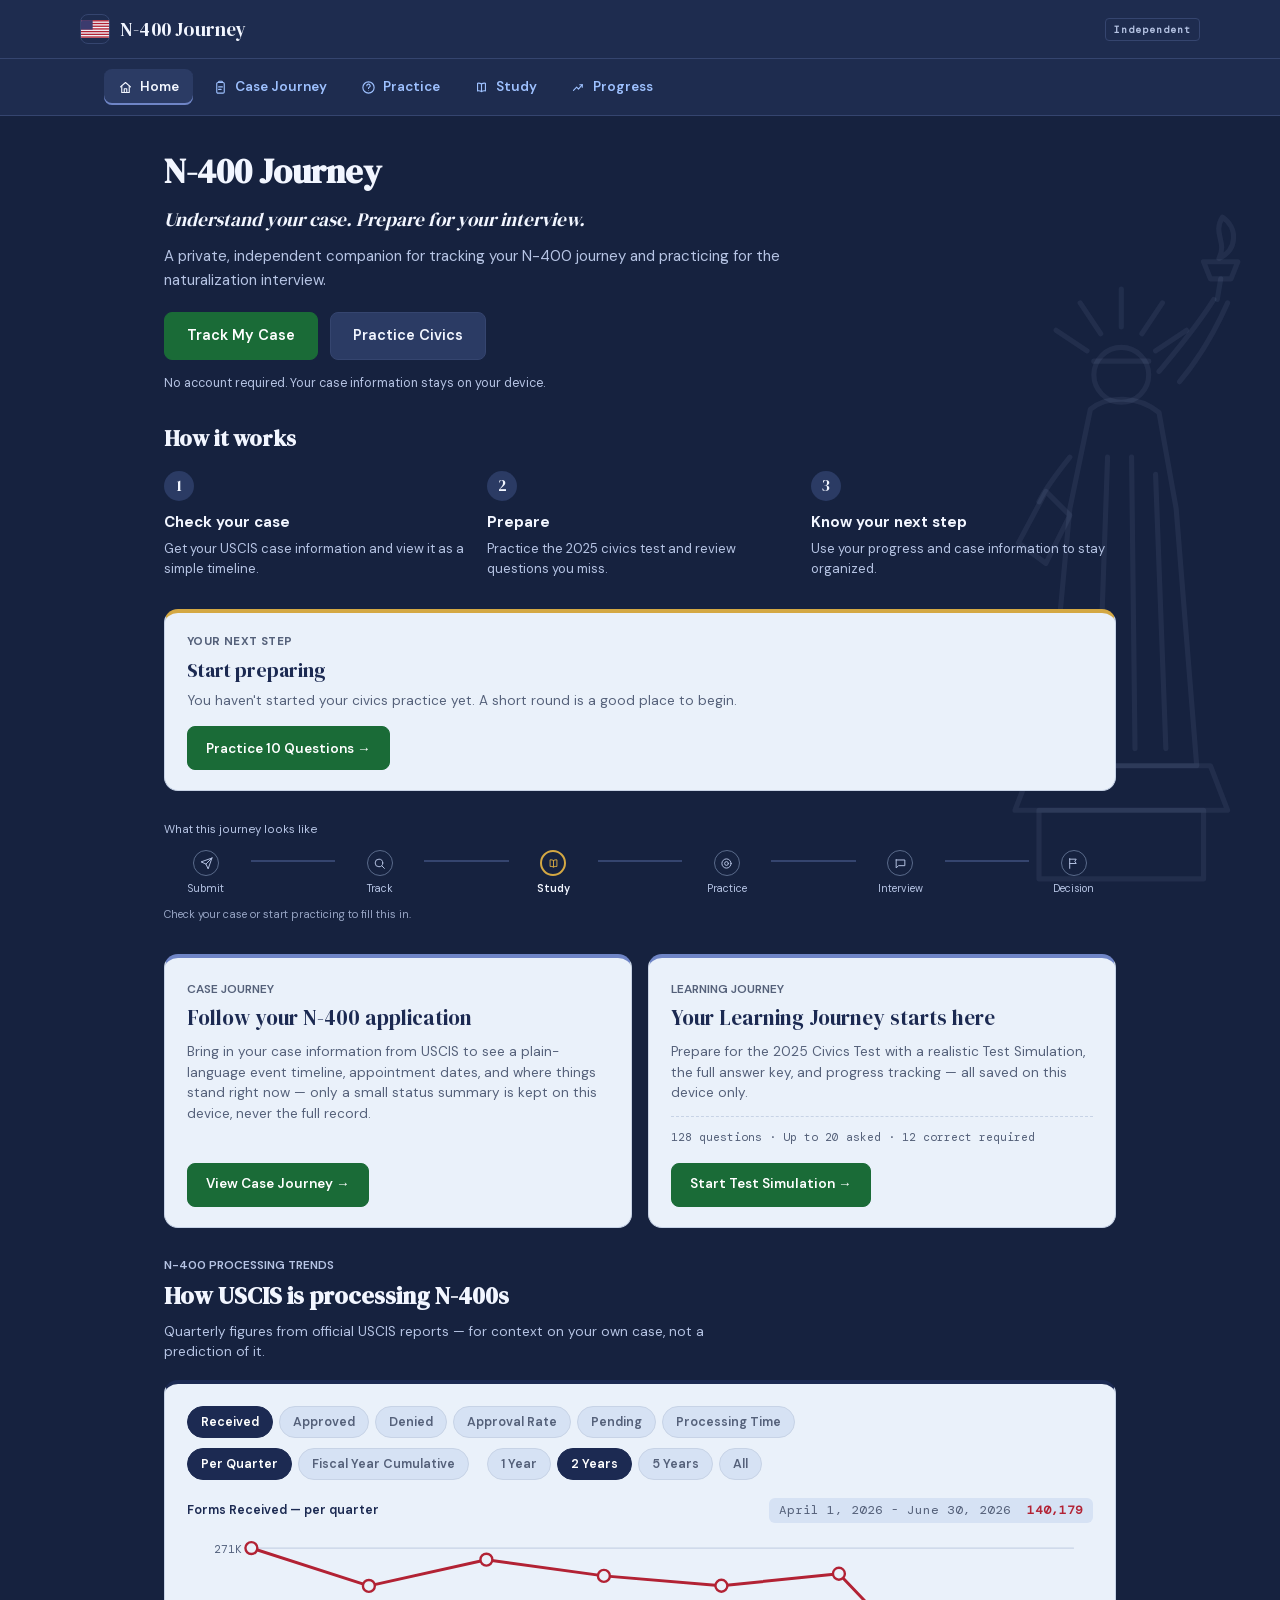
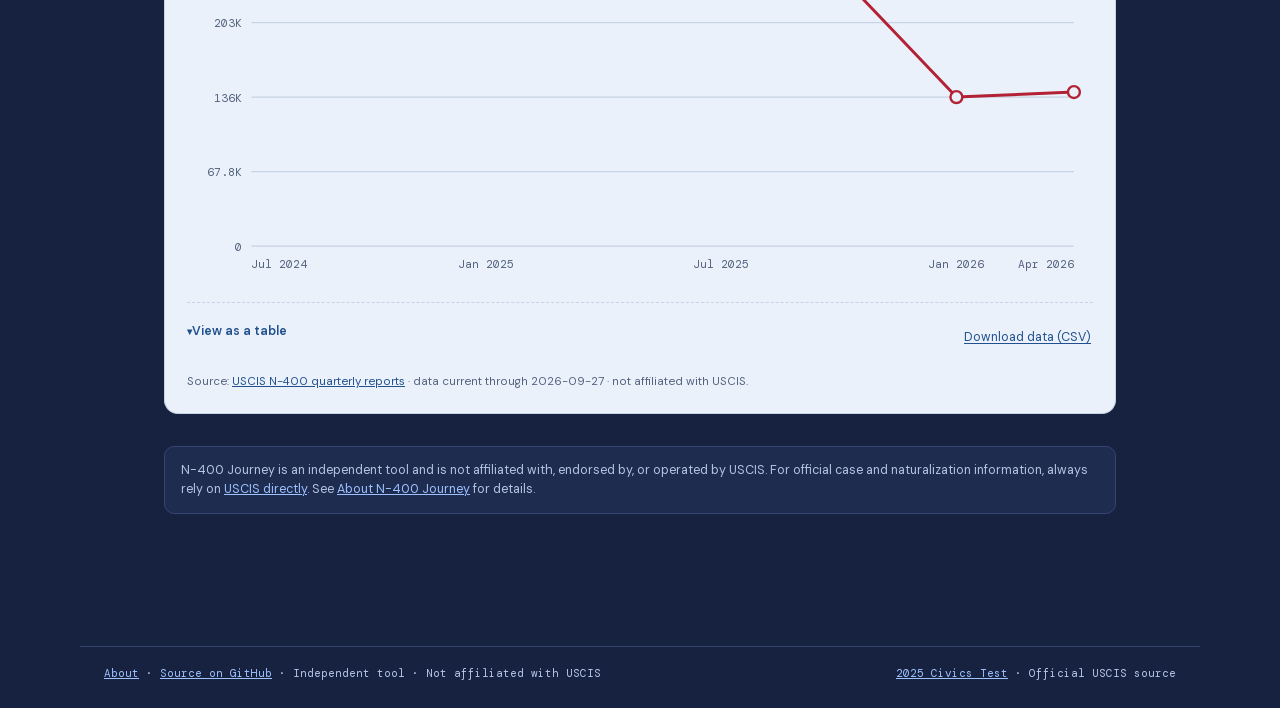
<file: index.html>
<!DOCTYPE html>
<html lang="en">

<head>
  <meta charset="UTF-8" />
  <meta name="viewport" content="width=device-width, initial-scale=1.0" />
  <!-- Browser-enforced privacy: no outbound connections, no form submissions.
       connect-src 'none' means this page is physically unable to transmit your data. -->
  <meta http-equiv="Content-Security-Policy" content="default-src 'none'; script-src 'self'; style-src 'self' 'unsafe-inline'; font-src 'self'; img-src 'self' data:; connect-src 'none'; form-action 'none'; base-uri 'none'" />
  <title>N-400 Journey — Understand Your Case. Prepare for Your Interview.</title>
  <meta name="description" content="A free, unofficial companion for the N-400 naturalization process: an offline case-status timeline reader plus a 2025 civics test practice quiz. Runs entirely in your browser." />
  <link rel="icon"
    href="data:image/svg+xml,<svg xmlns='http://www.w3.org/2000/svg' viewBox='0 0 60 38'><rect width='60' height='38' fill='%23f2f5fb'/><g fill='%23b22234'><rect y='0' width='60' height='2.9'/><rect y='5.8' width='60' height='2.9'/><rect y='11.6' width='60' height='2.9'/><rect y='17.4' width='60' height='2.9'/><rect y='23.2' width='60' height='2.9'/><rect y='29' width='60' height='2.9'/><rect y='34.8' width='60' height='2.9'/></g><rect width='25' height='20.3' fill='%233c3b6e'/></svg>" />
  <link rel="canonical" href="https://app.n400journey.workers.dev/" />
  <meta name="author" content="rohitbobbili" />
  <meta name="theme-color" content="#16223f" />
  <meta property="og:type" content="website" />
  <meta property="og:site_name" content="N-400 Journey" />
  <meta property="og:title" content="N-400 Journey — Understand Your Case. Prepare for Your Interview." />
  <meta property="og:description" content="A free, unofficial companion for the N-400 naturalization process: an offline case-status timeline reader plus a 2025 civics test practice quiz." />
  <meta property="og:url" content="https://app.n400journey.workers.dev/" />
  <meta property="og:image" content="https://app.n400journey.workers.dev/og-image.png" />
  <meta property="og:image:width" content="1200" />
  <meta property="og:image:height" content="630" />
  <meta property="og:image:alt" content="N-400 Journey — an unofficial case tracker and civics test study companion" />
  <meta name="twitter:card" content="summary_large_image" />
  <meta name="twitter:title" content="N-400 Journey — Understand Your Case. Prepare for Your Interview." />
  <meta name="twitter:description" content="A free, unofficial companion for the N-400 naturalization process: an offline case-status timeline reader plus a 2025 civics test practice quiz." />
  <meta name="twitter:image" content="https://app.n400journey.workers.dev/og-image.png" />
  <link rel="stylesheet" href="css/style.css?v=36" />
  <link rel="stylesheet" href="css/civics.css?v=36" />
  <script type="application/ld+json">
  {
    "@context": "https://schema.org",
    "@graph": [
      {
        "@type": "WebApplication",
        "name": "N-400 Journey",
        "alternateName": "Unofficial N-400 Case Tracker and Civics Test Study Companion",
        "url": "https://app.n400journey.workers.dev/",
        "description": "A free, unofficial companion for the N-400 naturalization process: an offline case-status timeline reader plus a 2025 civics test practice quiz. Runs entirely in your browser.",
        "applicationCategory": "UtilitiesApplication",
        "operatingSystem": "Any browser",
        "browserRequirements": "Requires JavaScript",
        "isAccessibleForFree": true,
        "offers": { "@type": "Offer", "price": "0", "priceCurrency": "USD" },
        "license": "https://opensource.org/licenses/MIT",
        "isBasedOn": "https://github.com/rohitbobbili/uscis-tracker",
        "dateModified": "2026-09-27",
        "author": { "@type": "Person", "name": "rohitbobbili", "url": "https://github.com/rohitbobbili" },
        "maintainer": { "@type": "Person", "name": "rohitbobbili", "url": "https://github.com/rohitbobbili" },
        "disambiguatingDescription": "Independent open-source tool. Not affiliated with, endorsed by, or operated by USCIS or DHS, and not legal advice."
      }
    ]
  }
  </script>
</head>

<body>

  <!-- Statue of Liberty watermark (original line art) -->
  <svg class="statue-mark" viewBox="0 0 220 420" fill="none" stroke="currentColor" stroke-width="3"
    stroke-linecap="round" stroke-linejoin="round" aria-hidden="true">
    <path d="M163 10 C157 20 166 24 161 34 C172 29 172 16 163 10 Z" />
    <path d="M152 36 L172 36 L168 46 L156 46 Z" />
    <path d="M162 46 L160 58" />
    <path d="M158 58 C148 74 136 88 126 100" />
    <path d="M166 60 C158 78 148 94 138 106" />
    <path d="M104 74 L104 52" /> <path d="M92 78 L80 60" /> <path d="M116 78 L128 60" />
    <path d="M84 88 L66 76" /> <path d="M124 88 L142 76" />
    <circle cx="104" cy="102" r="16" />
    <path d="M88 94 L120 94" />
    <path d="M86 122 C96 114 114 114 126 124 L136 180 L148 330 L60 330 L74 180 Z" />
    <path d="M60 170 L44 200 L60 212 L74 184 Z" />
    <path d="M74 150 C66 160 60 168 56 176" />
    <path d="M96 150 L90 320" /> <path d="M110 150 L112 320" /> <path d="M124 160 L130 320" />
    <path d="M52 330 L156 330 L166 356 L42 356 Z" />
    <path d="M56 356 L152 356 L152 396 L56 396 Z" />
  </svg>

  <a class="skip-link" href="#main">Skip to main content</a>

  <div class="page">

    <!-- ══ HEADER — slim brand bar ══════════════════════════ -->
    <header class="header">
      <div class="hdr-inner">
        <a class="hdr-brand" href="index.html">
          <span class="hdr-mark" aria-hidden="true">
            <svg viewBox="0 0 60 38" xmlns="http://www.w3.org/2000/svg">
              <rect width="60" height="38" fill="#f2f5fb"/>
              <g fill="#b22234">
                <rect y="0" width="60" height="2.9"/><rect y="5.8" width="60" height="2.9"/>
                <rect y="11.6" width="60" height="2.9"/><rect y="17.4" width="60" height="2.9"/>
                <rect y="23.2" width="60" height="2.9"/><rect y="29" width="60" height="2.9"/>
                <rect y="34.8" width="60" height="2.9"/>
              </g>
              <rect width="25" height="20.3" fill="#3c3b6e"/>
            </svg>
          </span>
          <span class="hdr-word">N-400 Journey</span>
        </a>
        <span class="indie-badge">Independent</span>
      </div>
    </header>
    <nav class="site-nav" aria-label="Site">
      <div class="site-nav-inner">
          <a href="index.html" aria-current="page"><svg viewBox="0 0 24 24" fill="none" stroke="currentColor" stroke-width="1.8" stroke-linecap="round" stroke-linejoin="round"><path d="M4 11 12 4l8 7"/><path d="M6 9.5V20h12V9.5"/><path d="M10 20v-6h4v6"/></svg><span>Home</span></a>
          <a href="case.html"><svg viewBox="0 0 24 24" fill="none" stroke="currentColor" stroke-width="1.8" stroke-linecap="round" stroke-linejoin="round"><rect x="6" y="4" width="12" height="17" rx="2"/><path d="M9 4V3a1 1 0 0 1 1-1h4a1 1 0 0 1 1 1v1"/><path d="M9 11h6M9 15h4"/></svg><span>Case Journey</span></a>
          <a href="quiz.html"><svg viewBox="0 0 24 24" fill="none" stroke="currentColor" stroke-width="1.8" stroke-linecap="round" stroke-linejoin="round"><circle cx="12" cy="12" r="9"/><path d="M9.3 9.2a2.7 2.7 0 1 1 3.8 2.5c-.9.4-1.1 1-1.1 1.9"/><circle cx="12" cy="16.6" r=".65" fill="currentColor" stroke="none"/></svg><span>Practice</span></a>
          <a href="study.html"><svg viewBox="0 0 24 24" fill="none" stroke="currentColor" stroke-width="1.8" stroke-linecap="round" stroke-linejoin="round"><path d="M12 6.3c-1.6-1-4.2-1.4-6.3-1.1v12.2c2.1-.3 4.7.1 6.3 1.1c1.6-1 4.2-1.4 6.3-1.1V5.2c-2.1-.3-4.7.1-6.3 1.1Z"/><path d="M12 6.3v12.2"/></svg><span>Study</span></a>
          <a href="progress.html"><svg viewBox="0 0 24 24" fill="none" stroke="currentColor" stroke-width="1.8" stroke-linecap="round" stroke-linejoin="round"><path d="M4 16.5l5-5 3 3 6-7"/><path d="M14 7.5h4v4"/></svg><span>Progress</span></a>
      </div>
    </nav>

    <!-- ══ MAIN ══════════════════════════════════════════════ -->
    <main class="main civics-main wide" id="main">

      <div class="hub-hero">
        <h1>N-400 Journey</h1>
        <p class="hub-tagline">Understand your case. Prepare for your interview.</p>
        <p class="hub-hero-desc">A private, independent companion for tracking your N-400 journey and practicing
          for the naturalization interview.</p>
        <div class="hub-hero-actions">
          <a class="btn btn-analyze" href="case.html">Track My Case</a>
          <a class="btn-ghost-panel" href="quiz.html">Practice Civics</a>
        </div>
        <p class="hub-hero-note">No account required. Your case information stays on your device.</p>
      </div>

      <section class="how-it-works" aria-labelledby="howItWorksTitle">
        <h2 id="howItWorksTitle">How it works</h2>
        <div class="how-it-works-grid">
          <div class="how-step">
            <div class="how-step-num">1</div>
            <h3>Check your case</h3>
            <p>Get your USCIS case information and view it as a simple timeline.</p>
          </div>
          <div class="how-step">
            <div class="how-step-num">2</div>
            <h3>Prepare</h3>
            <p>Practice the 2025 civics test and review questions you miss.</p>
          </div>
          <div class="how-step">
            <div class="how-step-num">3</div>
            <h3>Know your next step</h3>
            <p>Use your progress and case information to stay organized.</p>
          </div>
        </div>
      </section>

      <div class="next-step-card" id="hubNextStep"></div>

      <div class="hub-journey">
        <div class="hub-journey-label">What this journey looks like</div>
        <div class="milestone-path" id="journeyPath" aria-hidden="true">
          <div class="ms-step" data-step="submit">
            <div class="ms-dot"><svg viewBox="0 0 24 24" fill="none" stroke="currentColor" stroke-width="1.8" stroke-linecap="round" stroke-linejoin="round"><path d="M22 2 11 13"/><path d="M22 2 15 22 11 13 2 9 22 2Z"/></svg></div>
            <div class="ms-label">Submit</div>
          </div>
          <div class="ms-line"></div>
          <div class="ms-step" data-step="track">
            <div class="ms-dot"><svg viewBox="0 0 24 24" fill="none" stroke="currentColor" stroke-width="1.8" stroke-linecap="round" stroke-linejoin="round"><circle cx="11" cy="11" r="7"/><path d="M21 21l-4.3-4.3"/></svg></div>
            <div class="ms-label">Track</div>
          </div>
          <div class="ms-line"></div>
          <div class="ms-step" data-step="study">
            <div class="ms-dot"><svg viewBox="0 0 24 24" fill="none" stroke="currentColor" stroke-width="1.8" stroke-linecap="round" stroke-linejoin="round"><path d="M12 6.3c-1.6-1-4.2-1.4-6.3-1.1v12.2c2.1-.3 4.7.1 6.3 1.1c1.6-1 4.2-1.4 6.3-1.1V5.2c-2.1-.3-4.7.1-6.3 1.1Z"/><path d="M12 6.3v12.2"/></svg></div>
            <div class="ms-label">Study</div>
          </div>
          <div class="ms-line" id="lineStudy"></div>
          <div class="ms-step" data-step="practice">
            <div class="ms-dot"><svg viewBox="0 0 24 24" fill="none" stroke="currentColor" stroke-width="1.8" stroke-linecap="round" stroke-linejoin="round"><circle cx="12" cy="12" r="8.5"/><circle cx="12" cy="12" r="3.5"/></svg></div>
            <div class="ms-label">Practice</div>
          </div>
          <div class="ms-line"></div>
          <div class="ms-step" data-step="interview">
            <div class="ms-dot"><svg viewBox="0 0 24 24" fill="none" stroke="currentColor" stroke-width="1.8" stroke-linecap="round" stroke-linejoin="round"><path d="M4 5.5h16v10.5H8.5L4 20V5.5Z"/></svg></div>
            <div class="ms-label">Interview</div>
          </div>
          <div class="ms-line"></div>
          <div class="ms-step" data-step="decision">
            <div class="ms-dot"><svg viewBox="0 0 24 24" fill="none" stroke="currentColor" stroke-width="1.8" stroke-linecap="round" stroke-linejoin="round"><path d="M5 3v18"/><path d="M5 4h12l-2.5 4L17 12H5"/></svg></div>
            <div class="ms-label">Decision</div>
          </div>
        </div>
        <p class="hub-journey-note" id="journeyNote"></p>
      </div>

      <div class="pillar-grid">
        <div class="pillar-card">
          <div class="pillar-card-eyebrow">CASE JOURNEY</div>
          <div class="pillar-card-title">Follow your N-400 application</div>
          <p class="pillar-card-desc">Bring in your case information from USCIS to see a plain-language event
            timeline, appointment dates, and where things stand right now — only a small status summary is kept
            on this device, never the full record.</p>
          <div class="case-status-strip on-light" id="hubCaseStatus" style="display:none"></div>
          <a class="btn btn-analyze pillar-card-cta" href="case.html">View Case Journey →</a>
        </div>

        <div class="pillar-card learning">
          <div class="pillar-card-eyebrow">LEARNING JOURNEY</div>
          <div class="pillar-card-title" id="learningTitle">Your Learning Journey starts here</div>
          <p class="pillar-card-desc" id="learningDesc">Prepare for the 2025 Civics Test with a realistic Test
            Simulation, the full answer key, and progress tracking — all saved on this device only.</p>
          <div class="pillar-card-statline" id="learningStatline">128 questions · Up to 20 asked · 12 correct required</div>
          <div class="pillar-card-stats" id="learningStats" style="display:none">
            <div><div class="pillar-stat-val" id="statAnswered">0</div><div class="pillar-stat-lbl">Practiced</div></div>
            <div><div class="pillar-stat-val" id="statAccuracy">0%</div><div class="pillar-stat-lbl">Accuracy</div></div>
            <div><div class="pillar-stat-val" id="statStreak">0</div><div class="pillar-stat-lbl">Best streak</div></div>
          </div>
          <a class="btn btn-analyze pillar-card-cta" href="quiz.html" id="learningCta">Start Test Simulation →</a>
        </div>
      </div>

      <section class="trends-section" id="n400trends" aria-labelledby="trendsTitle">
        <div class="trends-eyebrow">N-400 PROCESSING TRENDS</div>
        <h2 class="trends-title" id="trendsTitle">How USCIS is processing N-400s</h2>
        <p class="trends-desc">Quarterly figures from official USCIS reports — for context on your own case, not
          a prediction of it.</p>

        <div class="trends-card">
          <div class="trends-controls">
            <div class="trends-btn-group" role="group" aria-label="Metric">
              <button type="button" class="trends-btn n400-metric-btn" data-metric="received">Received</button>
              <button type="button" class="trends-btn n400-metric-btn" data-metric="approved">Approved</button>
              <button type="button" class="trends-btn n400-metric-btn" data-metric="denied">Denied</button>
              <button type="button" class="trends-btn n400-metric-btn" data-metric="approvalRate">Approval Rate</button>
              <button type="button" class="trends-btn n400-metric-btn" data-metric="pending">Pending</button>
              <button type="button" class="trends-btn n400-metric-btn" data-metric="processingMonths">Processing Time</button>
            </div>
            <div class="trends-btn-group" role="group" aria-label="View" id="n400ViewGroup">
              <button type="button" class="trends-btn n400-view-btn" data-view="quarter">Per Quarter</button>
              <button type="button" class="trends-btn n400-view-btn" data-view="fy">Fiscal Year Cumulative</button>
            </div>
            <div class="trends-btn-group" role="group" aria-label="Date range">
              <button type="button" class="trends-btn n400-range-btn" data-range="1y">1 Year</button>
              <button type="button" class="trends-btn n400-range-btn" data-range="2y">2 Years</button>
              <button type="button" class="trends-btn n400-range-btn" data-range="5y">5 Years</button>
              <button type="button" class="trends-btn n400-range-btn" data-range="all">All</button>
            </div>
          </div>

          <div class="trends-chart-caption-row">
            <div class="trends-chart-caption" id="n400ChartCaption"></div>
            <div class="n400-readout" id="n400Readout" aria-live="polite"></div>
          </div>
          <svg class="trends-chart-svg" id="n400ChartSvg"></svg>

          <div class="trends-table-row">
            <details class="trends-table-toggle">
              <summary>View as a table</summary>
              <div class="trends-table-wrap">
                <table class="trends-table">
                  <thead><tr><th>Quarter</th><th>Value</th></tr></thead>
                  <tbody id="n400TableBody"></tbody>
                </table>
              </div>
            </details>
            <button type="button" class="link-btn" id="n400DownloadBtn">Download data (CSV)</button>
          </div>

          <p class="trends-source">Source: <a id="n400SourceLink" href="https://www.uscis.gov/tools/reports-and-studies/immigration-and-citizenship-data" target="_blank" rel="noopener noreferrer">USCIS N-400 quarterly reports</a> ·
            data current through <span id="n400UpdatedNote"></span> · not affiliated with USCIS.</p>
        </div>
      </section>

      <div class="disclaimer-strip">
        N-400 Journey is an independent tool and is not affiliated with, endorsed by, or operated by USCIS. For
        official case and naturalization information, always rely on
        <a href="https://www.uscis.gov/" target="_blank" rel="noopener noreferrer">USCIS directly</a>. See
        <a href="case.html#about">About N-400 Journey</a> for details.
      </div>

    </main>

    <!-- ══ FOOTER ════════════════════════════════════════════ -->
    <footer class="footer">
      <div><a href="case.html#about">About</a> · <a href="https://github.com/rohitbobbili/uscis-tracker" target="_blank" rel="noopener noreferrer">Source on GitHub</a> · Independent tool · Not affiliated with USCIS</div>
      <div><a href="https://www.uscis.gov/sites/default/files/document/questions-and-answers/2025-Civics-Test-128-Questions-and-Answers.pdf"
          target="_blank" rel="noopener noreferrer">2025 Civics Test</a> · Official USCIS source</div>
    </footer>
  </div>

  <script src="data/current-officials.js?v=36"></script>
  <script src="data/questions.js?v=36"></script>
  <script src="data/distractors.js?v=36"></script>
  <script src="js/civics-shared.js?v=36"></script>
  <script src="js/case-history.js?v=36"></script>
  <script src="data/n400-quarterly.js?v=36"></script>
  <script src="js/n400-chart.js?v=36"></script>
  <script src="js/next-step.js?v=36"></script>
  <script src="js/hub.js?v=36"></script>
</body>

</html>
</file>
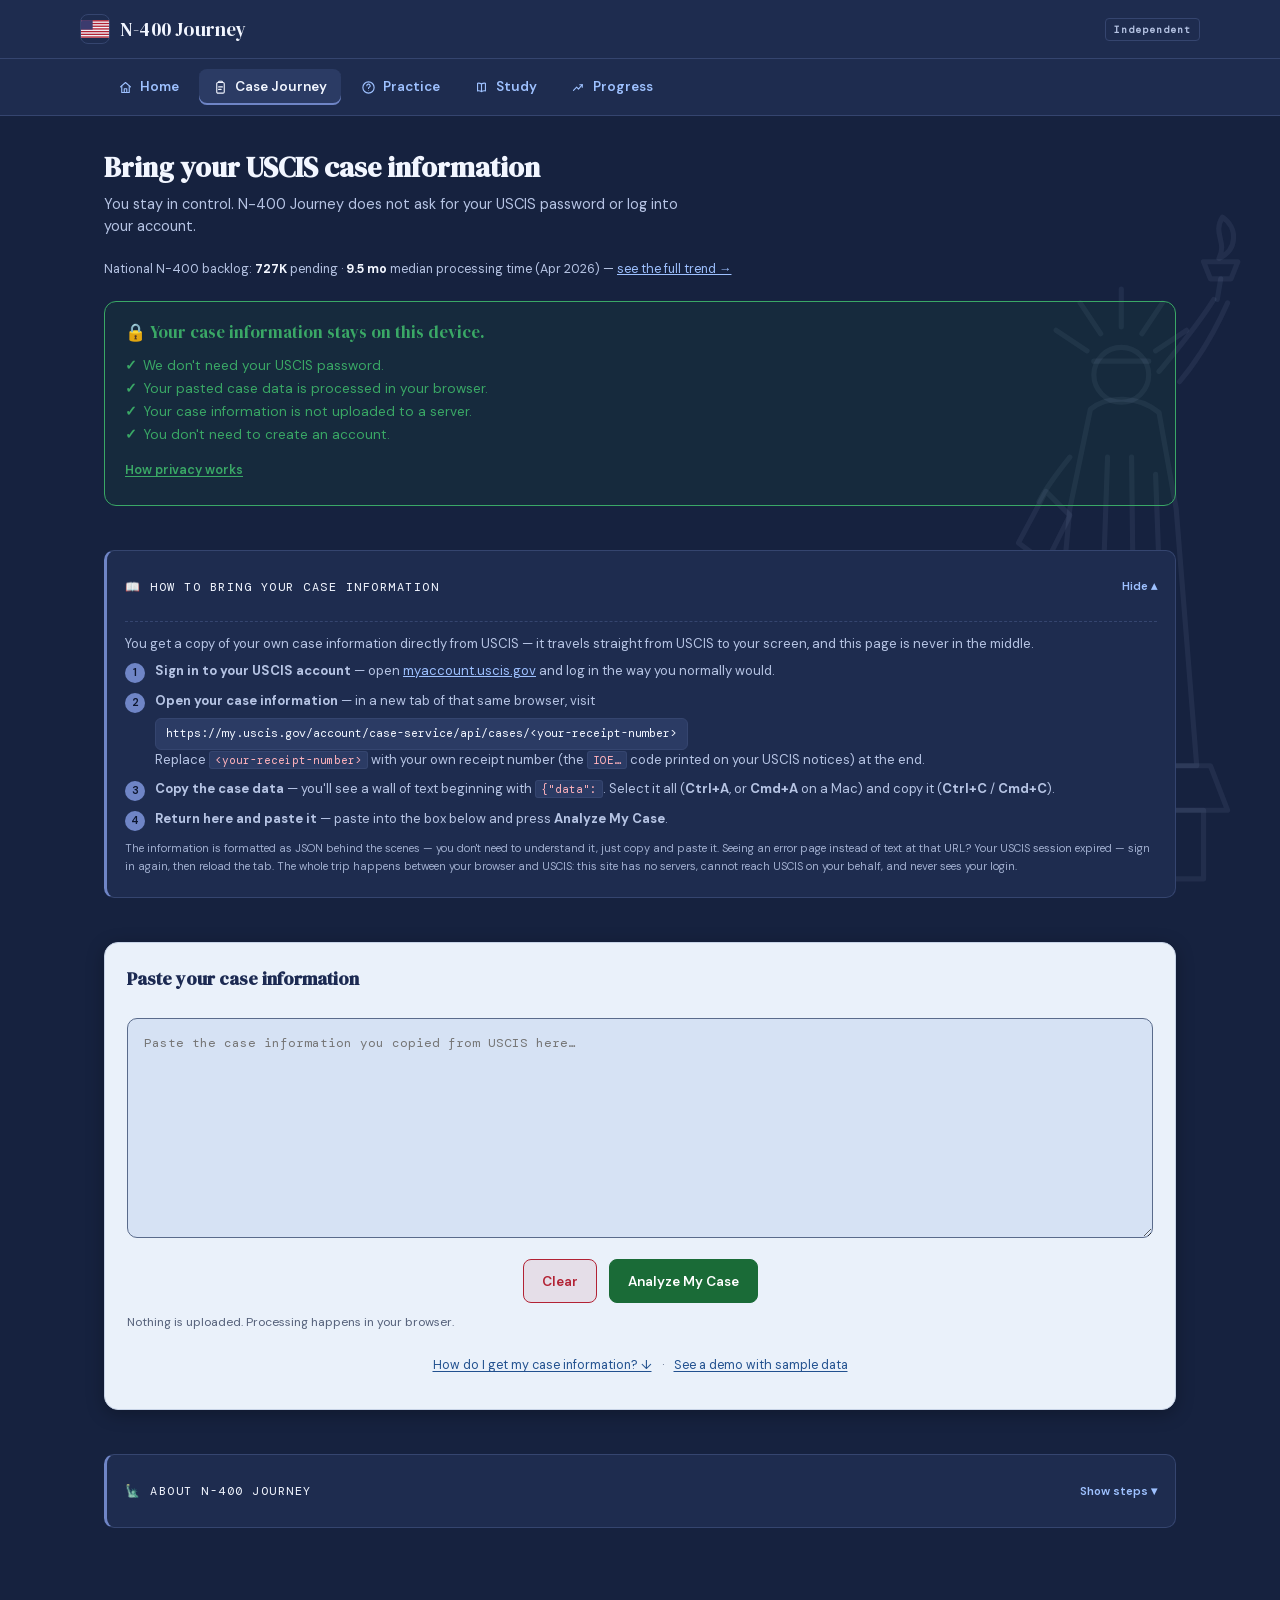
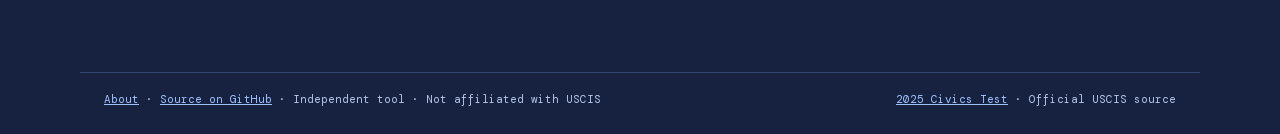
<file: case.html>
<!DOCTYPE html>
<html lang="en">

<head>
  <meta charset="UTF-8" />
  <meta name="viewport" content="width=device-width, initial-scale=1.0" />
  <!-- Browser-enforced privacy: no outbound connections, no form submissions.
       connect-src 'none' means this page is physically unable to transmit your data. -->
  <meta http-equiv="Content-Security-Policy" content="default-src 'none'; script-src 'self'; style-src 'self' 'unsafe-inline'; font-src 'self'; img-src 'self' data:; connect-src 'none'; form-action 'none'; base-uri 'none'" />
  <title>Case Journey — Track Your N-400 Status | N-400 Journey</title>
  <meta name="description" content="Paste the case JSON from your own USCIS account to see a plain-language event timeline, appointment dates and where things stand. Part of N-400 Journey, unofficial and free." />
  <link rel="icon"
    href="data:image/svg+xml,<svg xmlns='http://www.w3.org/2000/svg' viewBox='0 0 60 38'><rect width='60' height='38' fill='%23f2f5fb'/><g fill='%23b22234'><rect y='0' width='60' height='2.9'/><rect y='5.8' width='60' height='2.9'/><rect y='11.6' width='60' height='2.9'/><rect y='17.4' width='60' height='2.9'/><rect y='23.2' width='60' height='2.9'/><rect y='29' width='60' height='2.9'/><rect y='34.8' width='60' height='2.9'/></g><rect width='25' height='20.3' fill='%233c3b6e'/></svg>" />
  <link rel="canonical" href="https://app.n400journey.workers.dev/case.html" />
  <meta name="author" content="rohitbobbili" />
  <meta name="theme-color" content="#16223f" />
  <meta property="og:type" content="website" />
  <meta property="og:site_name" content="N-400 Journey" />
  <meta property="og:title" content="Case Journey — Track Your N-400 Status | N-400 Journey" />
  <meta property="og:description" content="Paste the case JSON from your own USCIS account to see a plain-language event timeline, appointment dates and where things stand." />
  <meta property="og:url" content="https://app.n400journey.workers.dev/case.html" />
  <meta property="og:image" content="https://app.n400journey.workers.dev/og-image.png" />
  <meta property="og:image:width" content="1200" />
  <meta property="og:image:height" content="630" />
  <meta property="og:image:alt" content="N-400 Journey — an unofficial viewer for your own USCIS case data" />
  <meta name="twitter:card" content="summary_large_image" />
  <meta name="twitter:title" content="Case Journey — Track Your N-400 Status | N-400 Journey" />
  <meta name="twitter:description" content="Paste the case JSON from your own USCIS account to see a plain-language event timeline, appointment dates and where things stand." />
  <meta name="twitter:image" content="https://app.n400journey.workers.dev/og-image.png" />
  <link rel="stylesheet" href="css/style.css?v=36" />
  <link rel="stylesheet" href="css/civics.css?v=36" />
  <script type="application/ld+json">
  {
    "@context": "https://schema.org",
    "@graph": [
      {
        "@type": "WebApplication",
        "name": "N-400 Journey — Case Journey",
        "alternateName": "Unofficial USCIS Case Status JSON Viewer",
        "isPartOf": { "@type": "WebSite", "name": "N-400 Journey", "url": "https://app.n400journey.workers.dev/" },
        "url": "https://app.n400journey.workers.dev/case.html",
        "description": "Paste the case JSON from your USCIS account to see a plain-language event timeline, appointment dates and progress. Unofficial and free — runs in your browser.",
        "applicationCategory": "UtilitiesApplication",
        "operatingSystem": "Any browser",
        "browserRequirements": "Requires JavaScript",
        "isAccessibleForFree": true,
        "offers": { "@type": "Offer", "price": "0", "priceCurrency": "USD" },
        "license": "https://opensource.org/licenses/MIT",
        "isBasedOn": "https://github.com/rohitbobbili/uscis-tracker",
        "dateModified": "2026-09-27",
        "author": { "@type": "Person", "name": "rohitbobbili", "url": "https://github.com/rohitbobbili" },
        "maintainer": { "@type": "Person", "name": "rohitbobbili", "url": "https://github.com/rohitbobbili" },
        "disambiguatingDescription": "Independent open-source tool. Not affiliated with, endorsed by, or operated by USCIS or DHS, and not legal advice."
      },
      {
        "@type": "HowTo",
        "name": "How to get your USCIS case JSON",
        "description": "Retrieve your own case record from your USCIS online account so it can be read locally in the browser.",
        "totalTime": "PT3M",
        "step": [
          { "@type": "HowToStep", "position": 1, "name": "Sign in to USCIS", "text": "Open myaccount.uscis.gov and log in the way you normally would.", "url": "https://app.n400journey.workers.dev/case.html#instructions" },
          { "@type": "HowToStep", "position": 2, "name": "Open your case's data URL", "text": "In a new tab of the same browser, visit my.uscis.gov/account/case-service/api/cases/ followed by your own receipt number.", "url": "https://app.n400journey.workers.dev/case.html#instructions" },
          { "@type": "HowToStep", "position": 3, "name": "Copy everything on that page", "text": "Select all the text beginning with {\"data\": and copy it.", "url": "https://app.n400journey.workers.dev/case.html#instructions" },
          { "@type": "HowToStep", "position": 4, "name": "Paste and analyze", "text": "Paste it into the box at the top of the page and press Analyze Case.", "url": "https://app.n400journey.workers.dev/case.html#instructions" }
        ]
      }
    ]
  }
  </script>
</head>

<body>

  <!-- Statue of Liberty watermark (original line art) -->
  <svg class="statue-mark" viewBox="0 0 220 420" fill="none" stroke="currentColor" stroke-width="3"
    stroke-linecap="round" stroke-linejoin="round" aria-hidden="true">
    <path d="M163 10 C157 20 166 24 161 34 C172 29 172 16 163 10 Z" />
    <path d="M152 36 L172 36 L168 46 L156 46 Z" />
    <path d="M162 46 L160 58" />
    <path d="M158 58 C148 74 136 88 126 100" />
    <path d="M166 60 C158 78 148 94 138 106" />
    <path d="M104 74 L104 52" /> <path d="M92 78 L80 60" /> <path d="M116 78 L128 60" />
    <path d="M84 88 L66 76" /> <path d="M124 88 L142 76" />
    <circle cx="104" cy="102" r="16" />
    <path d="M88 94 L120 94" />
    <path d="M86 122 C96 114 114 114 126 124 L136 180 L148 330 L60 330 L74 180 Z" />
    <path d="M60 170 L44 200 L60 212 L74 184 Z" />
    <path d="M74 150 C66 160 60 168 56 176" />
    <path d="M96 150 L90 320" /> <path d="M110 150 L112 320" /> <path d="M124 160 L130 320" />
    <path d="M52 330 L156 330 L166 356 L42 356 Z" />
    <path d="M56 356 L152 356 L152 396 L56 396 Z" />
  </svg>

  <a class="skip-link" href="#main">Skip to the paste box</a>

  <div class="page">

    <!-- ══ HEADER — slim brand bar ══════════════════════════ -->
    <header class="header">
      <div class="hdr-inner">
        <a class="hdr-brand" href="index.html">
          <span class="hdr-mark" aria-hidden="true">
            <svg viewBox="0 0 60 38" xmlns="http://www.w3.org/2000/svg">
              <rect width="60" height="38" fill="#f2f5fb"/>
              <g fill="#b22234">
                <rect y="0" width="60" height="2.9"/><rect y="5.8" width="60" height="2.9"/>
                <rect y="11.6" width="60" height="2.9"/><rect y="17.4" width="60" height="2.9"/>
                <rect y="23.2" width="60" height="2.9"/><rect y="29" width="60" height="2.9"/>
                <rect y="34.8" width="60" height="2.9"/>
              </g>
              <rect width="25" height="20.3" fill="#3c3b6e"/>
            </svg>
          </span>
          <span class="hdr-word">N-400 Journey</span>
        </a>
        <span class="indie-badge">Independent</span>
      </div>
    </header>
    <nav class="site-nav" aria-label="Site">
      <div class="site-nav-inner">
          <a href="index.html"><svg viewBox="0 0 24 24" fill="none" stroke="currentColor" stroke-width="1.8" stroke-linecap="round" stroke-linejoin="round"><path d="M4 11 12 4l8 7"/><path d="M6 9.5V20h12V9.5"/><path d="M10 20v-6h4v6"/></svg><span>Home</span></a>
          <a href="case.html" aria-current="page"><svg viewBox="0 0 24 24" fill="none" stroke="currentColor" stroke-width="1.8" stroke-linecap="round" stroke-linejoin="round"><rect x="6" y="4" width="12" height="17" rx="2"/><path d="M9 4V3a1 1 0 0 1 1-1h4a1 1 0 0 1 1 1v1"/><path d="M9 11h6M9 15h4"/></svg><span>Case Journey</span></a>
          <a href="quiz.html"><svg viewBox="0 0 24 24" fill="none" stroke="currentColor" stroke-width="1.8" stroke-linecap="round" stroke-linejoin="round"><circle cx="12" cy="12" r="9"/><path d="M9.3 9.2a2.7 2.7 0 1 1 3.8 2.5c-.9.4-1.1 1-1.1 1.9"/><circle cx="12" cy="16.6" r=".65" fill="currentColor" stroke="none"/></svg><span>Practice</span></a>
          <a href="study.html"><svg viewBox="0 0 24 24" fill="none" stroke="currentColor" stroke-width="1.8" stroke-linecap="round" stroke-linejoin="round"><path d="M12 6.3c-1.6-1-4.2-1.4-6.3-1.1v12.2c2.1-.3 4.7.1 6.3 1.1c1.6-1 4.2-1.4 6.3-1.1V5.2c-2.1-.3-4.7.1-6.3 1.1Z"/><path d="M12 6.3v12.2"/></svg><span>Study</span></a>
          <a href="progress.html"><svg viewBox="0 0 24 24" fill="none" stroke="currentColor" stroke-width="1.8" stroke-linecap="round" stroke-linejoin="round"><path d="M4 16.5l5-5 3 3 6-7"/><path d="M14 7.5h4v4"/></svg><span>Progress</span></a>
      </div>
    </nav>

    <!-- ══ MAIN ══════════════════════════════════════════════ -->
    <main class="main" id="main">

      <div class="page-intro" style="margin-bottom:22px">
        <h1 style="color:var(--on-page)">Bring your USCIS case information</h1>
        <p>You stay in control. N-400 Journey does not ask for your USCIS password or log into your account.</p>
      </div>

      <p class="n400-context-line" id="n400ContextLine"></p>

      <div class="privacy-card">
        <div class="privacy-card-title">🔒 Your case information stays on this device.</div>
        <ul class="privacy-card-list">
          <li>We don't need your USCIS password.</li>
          <li>Your pasted case data is processed in your browser.</li>
          <li>Your case information is not uploaded to a server.</li>
          <li>You don't need to create an account.</li>
        </ul>
        <details class="privacy-card-details">
          <summary>How privacy works</summary>
          <p>Outbound connections are blocked by this page's Content-Security-Policy, which your browser enforces
            whether the code behaves or not (view source to verify) — this page is not just promising not to send
            data, it's technically unable to. A small status summary (not the full record) is saved on this
            device so it can show you what's changed since your last check; nothing is ever transmitted, and
            "Clear saved status" removes it at any time.</p>
        </details>
      </div>

      <!-- Walkthrough — open by default so a first-time visitor sees it
           without an extra click; still a <details> so it collapses out
           of the way for anyone who already knows the steps. -->
      <details class="api-guide" id="instructions" open>
        <summary>
          <h2 class="api-guide-title">📖 How to bring your case information</h2>
          <span class="guide-toggle"></span>
        </summary>
        <div class="api-guide-body">
          <p>You get a copy of your own case information directly from USCIS — it travels straight from USCIS to
            your screen, and this page is never in the middle.</p>
          <div class="api-step"><span class="step-num">1</span><span><strong>Sign in to your USCIS account</strong> — open
              <a href="https://myaccount.uscis.gov/sign-in" target="_blank"
                rel="noopener noreferrer">myaccount.uscis.gov</a> and log in the way you normally would.</span></div>
          <div class="api-step"><span class="step-num">2</span><span><strong>Open your case information</strong> — in a
              new tab of that same browser, visit<br />
              <code class="api-url">https://my.uscis.gov/account/case-service/api/cases/&lt;your-receipt-number&gt;</code><br />
              Replace <code class="inline-code">&lt;your-receipt-number&gt;</code> with your own receipt number (the
              <code class="inline-code">IOE…</code> code printed on your USCIS notices) at the end.</span></div>
          <div class="api-step"><span class="step-num">3</span><span><strong>Copy the case data</strong> —
              you'll see a wall of text beginning with <code class="inline-code">{"data":</code>. Select it all
              (<strong>Ctrl+A</strong>, or <strong>Cmd+A</strong> on a Mac) and copy it (<strong>Ctrl+C</strong> /
              <strong>Cmd+C</strong>).</span></div>
          <div class="api-step"><span class="step-num">4</span><span><strong>Return here and paste it</strong> —
              paste into the box below and press <strong>Analyze My Case</strong>.</span></div>
          <p class="guide-note">The information is formatted as JSON behind the scenes — you don't need to
            understand it, just copy and paste it. Seeing an error page instead of text at that URL? Your USCIS
            session expired — sign in again, then reload the tab. The whole trip happens between your browser and
            USCIS: this site has no servers, cannot reach USCIS on your behalf, and never sees your login.</p>
        </div>
      </details>

      <section class="input-section">
        <h2 class="input-section-title">Paste your case information</h2>
        <textarea id="jsonInput" spellcheck="false" autocomplete="off" autocorrect="off" autocapitalize="off" aria-label="Paste your case information here" placeholder="Paste the case information you copied from USCIS here…"></textarea>
        <div class="error-bar" id="errorBar" role="alert"></div>
        <p id="statusMsg" class="visually-hidden" role="status" aria-live="polite"></p>

        <div class="input-actions">
          <button class="btn btn-clear" id="clearBtn">Clear</button>
          <button class="btn btn-analyze" id="analyzeBtn">Analyze My Case</button>
        </div>
        <p class="input-note">Nothing is uploaded. Processing happens in your browser.</p>
        <div class="input-help">
          <button type="button" class="link-btn" id="helpLink">How do I get my case information? ↓</button>
          <span class="help-sep">·</span>
          <button type="button" class="link-btn" id="demoBtn">See a demo with sample data</button>
        </div>

      </section>

      <!-- Sits directly above the output it's summarizing, so the
           post-Analyze auto-scroll (which targets this element when it
           has content) lands the applicant on "what changed" first,
           rather than skipping past it into the raw case details. Still
           its own independently-shown element (not nested in #output),
           so a returning visitor sees their last known status here even
           before pasting anything new. -->
      <div class="case-status-strip" id="caseStatusStrip" style="display:none"></div>

      <!-- Output -->
      <div id="output" style="display:none">
        <div class="case-details-grid" id="caseDetailsGrid"></div>

        <section>
          <h2 class="sec-heading"><span class="star">★</span> The Road So Far — Event Timeline</h2>
          <p class="sec-note">Dates show when USCIS recorded each step. Repeated entries are grouped.</p>
          <div class="timeline" id="timeline"></div>
        </section>

        <section>
          <h2 class="sec-heading"><span class="star">★</span> Where Things Stand</h2>
          <div class="summary-card" id="summaryCard"></div>
        </section>

        <details class="tech-data-toggle">
          <summary>View technical case data</summary>
          <p class="guide-note">This is the same information above, shown as the raw record USCIS returned — the
            event codes, timestamps, and field names the timeline and summary were built from.</p>
          <pre class="tech-data-pre" id="techDataPre"></pre>
        </details>
      </div>

      <!-- About & Important (collapsible) — one section, not two -->
      <details class="api-guide" id="about">
        <summary>
          <h2 class="api-guide-title">🗽 About N-400 Journey</h2>
          <span class="guide-toggle"></span>
        </summary>
        <div class="api-guide-body">
          <p>N-400 Journey is a personal project by one person
            (<a href="https://github.com/rohitbobbili" target="_blank" rel="noopener noreferrer">rohitbobbili</a>),
            not a company — a free companion for people navigating their own N-400 naturalization case. It has
            two independent tools.</p>

          <p><strong>Case Journey</strong> reformats the case JSON your own USCIS account already gives you into
            a plain-language event timeline. It can't look anything up or predict a decision — it only
            reorganizes data you already have. Event-code names follow the publicly published
            <a href="https://niem.github.io/model/5.0/scr/BenefitDocumentStatusCategoryCodeSimpleType/" target="_blank" rel="noopener noreferrer">NIEM
            v5.0 code list</a>; the plain-language explanations are my own reading of those codes, not official
            USCIS definitions.</p>

          <p><strong>Learning Journey</strong> is a practice quiz for the 2025 civics test's 128 official
            questions, sourced from the
            <a href="https://www.uscis.gov/sites/default/files/document/questions-and-answers/2025-Civics-Test-128-Questions-and-Answers.pdf" target="_blank" rel="noopener noreferrer">official
            USCIS 2025 Civics Test PDF</a>, including a Test Simulation mode built to the real interview format
            (up to 20 questions, 12 correct required).</p>

          <p><strong>Both run entirely in your browser.</strong> There are no servers, no accounts, and no
            analytics — case data and practice progress never leave your device. That isn't only a promise: the
            page's Content-Security-Policy forbids outbound connections and form submissions, and your browser
            enforces that whether the code behaves or not (view source to verify). Case Journey keeps a small
            status summary in local storage — status, key dates, event codes seen — so it can tell you what's
            changed the next time you check; it never keeps the full record you pasted, and "Clear saved
            status" removes it.</p>

          <p>The entire source is public under an MIT licence at
            <a href="https://github.com/rohitbobbili/uscis-tracker" target="_blank" rel="noopener noreferrer">github.com/rohitbobbili/uscis-tracker</a>.
            If something looks wrong, please
            <a href="https://github.com/rohitbobbili/uscis-tracker/issues" target="_blank" rel="noopener noreferrer">open
            an issue</a> — that's the fastest way to reach me.</p>

          <p class="guide-note">Last reviewed <time datetime="2026-09-27">27 September 2026</time>.</p>

          <div class="about-important">
            <h3>IMPORTANT</h3>
            <p><strong>N-400 Journey is an independent tool and is not affiliated with, endorsed by, or operated
              by USCIS.</strong> Nobody at USCIS has reviewed it or knows it exists. For official information
              about your case or the naturalization process, always rely on
              <a href="https://www.uscis.gov/" target="_blank" rel="noopener noreferrer">USCIS directly</a> — if
              this page and an official notice ever disagree, the notice is right.</p>
            <p>Nothing here is legal advice, and it comes with no warranty of any kind. No arrangement of
              case-status codes reliably predicts a decision or how long one will take, and civics-test practice
              doesn't guarantee a real-test result. For anything that actually matters, speak with a licensed
              immigration attorney or a DOJ-accredited representative.</p>
          </div>
        </div>
      </details>

    </main>

    <!-- ══ FOOTER ════════════════════════════════════════════ -->
    <footer class="footer">
      <div><a href="#about">About</a> · <a href="https://github.com/rohitbobbili/uscis-tracker" target="_blank" rel="noopener noreferrer">Source on GitHub</a> · Independent tool · Not affiliated with USCIS</div>
      <div><a href="https://www.uscis.gov/sites/default/files/document/questions-and-answers/2025-Civics-Test-128-Questions-and-Answers.pdf"
          target="_blank" rel="noopener noreferrer">2025 Civics Test</a> · Official USCIS source</div>
    </footer>
  </div>

  <script src="js/case-history.js?v=36"></script>
  <script src="data/n400-quarterly.js?v=36"></script>
  <script src="js/main.js?v=36"></script>
</body>

</html>
</file>
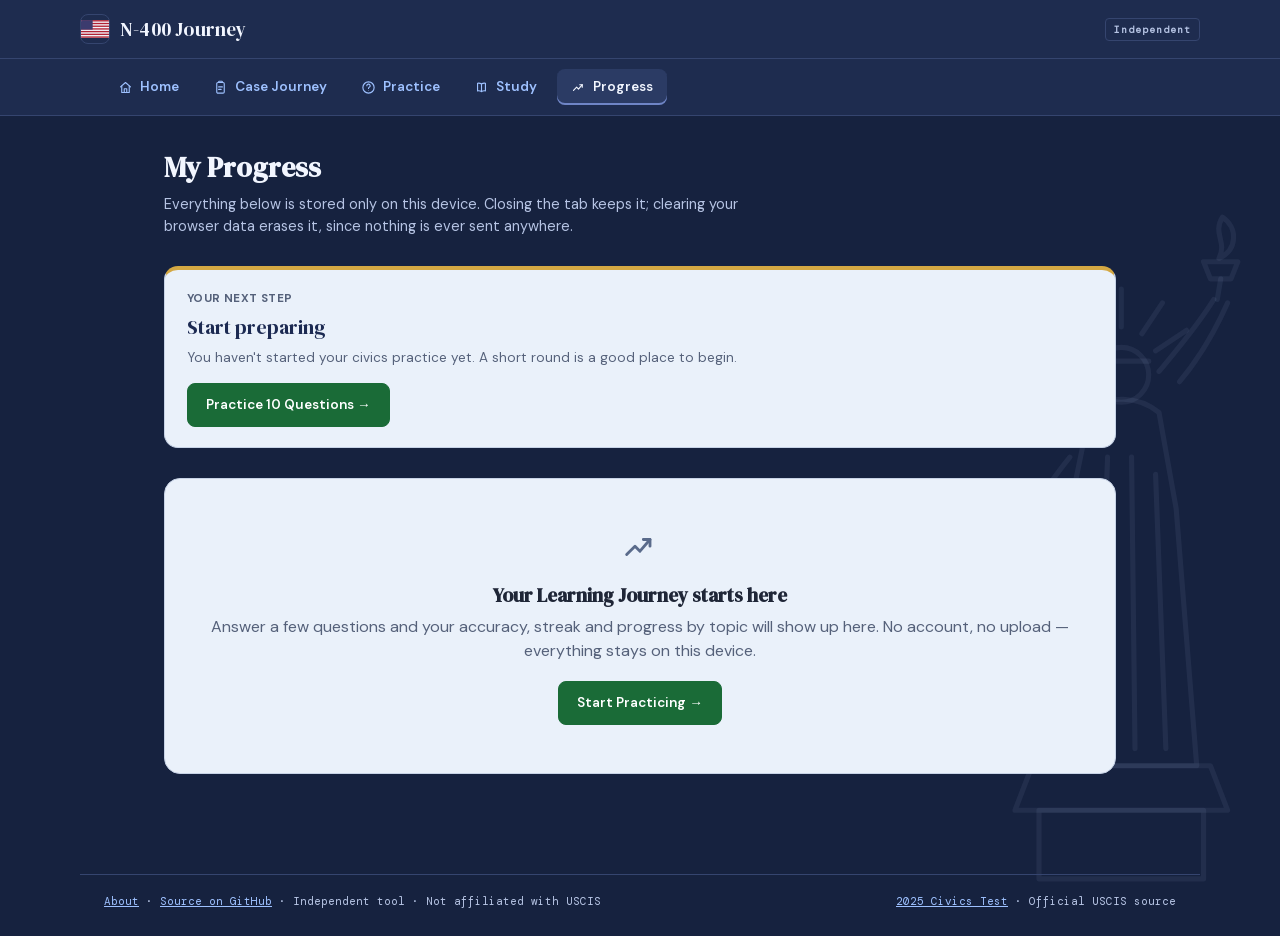
<file: progress.html>
<!DOCTYPE html>
<html lang="en">

<head>
  <meta charset="UTF-8" />
  <meta name="viewport" content="width=device-width, initial-scale=1.0" />
  <meta http-equiv="Content-Security-Policy" content="default-src 'none'; script-src 'self'; style-src 'self' 'unsafe-inline'; font-src 'self'; img-src 'self' data:; connect-src 'none'; form-action 'none'; base-uri 'none'" />
  <title>Your Learning Journey — Practice Progress | N-400 Journey</title>
  <meta name="description" content="Accuracy, practice streak, Test Simulation history and per-category mastery for the 2025 USCIS civics test, tracked only on your device." />
  <link rel="icon"
    href="data:image/svg+xml,<svg xmlns='http://www.w3.org/2000/svg' viewBox='0 0 60 38'><rect width='60' height='38' fill='%23f2f5fb'/><g fill='%23b22234'><rect y='0' width='60' height='2.9'/><rect y='5.8' width='60' height='2.9'/><rect y='11.6' width='60' height='2.9'/><rect y='17.4' width='60' height='2.9'/><rect y='23.2' width='60' height='2.9'/><rect y='29' width='60' height='2.9'/><rect y='34.8' width='60' height='2.9'/></g><rect width='25' height='20.3' fill='%233c3b6e'/></svg>" />
  <link rel="canonical" href="https://app.n400journey.workers.dev/progress.html" />
  <meta name="author" content="rohitbobbili" />
  <meta name="theme-color" content="#16223f" />
  <meta property="og:type" content="website" />
  <meta property="og:site_name" content="N-400 Journey" />
  <meta property="og:title" content="Your Learning Journey — Practice Progress | N-400 Journey" />
  <meta property="og:description" content="Accuracy, practice streak, Test Simulation history and per-category mastery for the 2025 USCIS civics test, tracked only on your device." />
  <meta property="og:url" content="https://app.n400journey.workers.dev/progress.html" />
  <meta property="og:image" content="https://app.n400journey.workers.dev/og-image.png" />
  <meta property="og:image:width" content="1200" />
  <meta property="og:image:height" content="630" />
  <meta name="twitter:card" content="summary_large_image" />
  <meta name="twitter:title" content="Your Learning Journey — Practice Progress | N-400 Journey" />
  <meta name="twitter:description" content="Accuracy, practice streak, Test Simulation history and per-category mastery for the 2025 USCIS civics test, tracked only on your device." />
  <meta name="twitter:image" content="https://app.n400journey.workers.dev/og-image.png" />
  <link rel="stylesheet" href="css/style.css?v=36" />
  <link rel="stylesheet" href="css/civics.css?v=36" />
</head>

<body>

  <!-- Statue of Liberty watermark (original line art) -->
  <svg class="statue-mark" viewBox="0 0 220 420" fill="none" stroke="currentColor" stroke-width="3"
    stroke-linecap="round" stroke-linejoin="round" aria-hidden="true">
    <path d="M163 10 C157 20 166 24 161 34 C172 29 172 16 163 10 Z" />
    <path d="M152 36 L172 36 L168 46 L156 46 Z" />
    <path d="M162 46 L160 58" />
    <path d="M158 58 C148 74 136 88 126 100" />
    <path d="M166 60 C158 78 148 94 138 106" />
    <path d="M104 74 L104 52" /> <path d="M92 78 L80 60" /> <path d="M116 78 L128 60" />
    <path d="M84 88 L66 76" /> <path d="M124 88 L142 76" />
    <circle cx="104" cy="102" r="16" />
    <path d="M88 94 L120 94" />
    <path d="M86 122 C96 114 114 114 126 124 L136 180 L148 330 L60 330 L74 180 Z" />
    <path d="M60 170 L44 200 L60 212 L74 184 Z" />
    <path d="M74 150 C66 160 60 168 56 176" />
    <path d="M96 150 L90 320" /> <path d="M110 150 L112 320" /> <path d="M124 160 L130 320" />
    <path d="M52 330 L156 330 L166 356 L42 356 Z" />
    <path d="M56 356 L152 356 L152 396 L56 396 Z" />
  </svg>

  <a class="skip-link" href="#main">Skip to my progress</a>

  <div class="page">

    <!-- ══ HEADER — slim brand bar ══════════════════════════ -->
    <header class="header">
      <div class="hdr-inner">
        <a class="hdr-brand" href="index.html">
          <span class="hdr-mark" aria-hidden="true">
            <svg viewBox="0 0 60 38" xmlns="http://www.w3.org/2000/svg">
              <rect width="60" height="38" fill="#f2f5fb"/>
              <g fill="#b22234">
                <rect y="0" width="60" height="2.9"/><rect y="5.8" width="60" height="2.9"/>
                <rect y="11.6" width="60" height="2.9"/><rect y="17.4" width="60" height="2.9"/>
                <rect y="23.2" width="60" height="2.9"/><rect y="29" width="60" height="2.9"/>
                <rect y="34.8" width="60" height="2.9"/>
              </g>
              <rect width="25" height="20.3" fill="#3c3b6e"/>
            </svg>
          </span>
          <span class="hdr-word">N-400 Journey</span>
        </a>
        <span class="indie-badge">Independent</span>
      </div>
    </header>

    <nav class="site-nav" aria-label="Site">
      <div class="site-nav-inner">
          <a href="index.html"><svg viewBox="0 0 24 24" fill="none" stroke="currentColor" stroke-width="1.8" stroke-linecap="round" stroke-linejoin="round"><path d="M4 11 12 4l8 7"/><path d="M6 9.5V20h12V9.5"/><path d="M10 20v-6h4v6"/></svg><span>Home</span></a>
          <a href="case.html"><svg viewBox="0 0 24 24" fill="none" stroke="currentColor" stroke-width="1.8" stroke-linecap="round" stroke-linejoin="round"><rect x="6" y="4" width="12" height="17" rx="2"/><path d="M9 4V3a1 1 0 0 1 1-1h4a1 1 0 0 1 1 1v1"/><path d="M9 11h6M9 15h4"/></svg><span>Case Journey</span></a>
          <a href="quiz.html"><svg viewBox="0 0 24 24" fill="none" stroke="currentColor" stroke-width="1.8" stroke-linecap="round" stroke-linejoin="round"><circle cx="12" cy="12" r="9"/><path d="M9.3 9.2a2.7 2.7 0 1 1 3.8 2.5c-.9.4-1.1 1-1.1 1.9"/><circle cx="12" cy="16.6" r=".65" fill="currentColor" stroke="none"/></svg><span>Practice</span></a>
          <a href="study.html"><svg viewBox="0 0 24 24" fill="none" stroke="currentColor" stroke-width="1.8" stroke-linecap="round" stroke-linejoin="round"><path d="M12 6.3c-1.6-1-4.2-1.4-6.3-1.1v12.2c2.1-.3 4.7.1 6.3 1.1c1.6-1 4.2-1.4 6.3-1.1V5.2c-2.1-.3-4.7.1-6.3 1.1Z"/><path d="M12 6.3v12.2"/></svg><span>Study</span></a>
          <a href="progress.html" aria-current="page"><svg viewBox="0 0 24 24" fill="none" stroke="currentColor" stroke-width="1.8" stroke-linecap="round" stroke-linejoin="round"><path d="M4 16.5l5-5 3 3 6-7"/><path d="M14 7.5h4v4"/></svg><span>Progress</span></a>
      </div>
    </nav>

    <main class="civics-main wide" id="main">
      <div class="page-intro">
        <h1>My Progress</h1>
        <p>Everything below is stored only on this device. Closing the tab keeps it; clearing your browser data
          erases it, since nothing is ever sent anywhere.</p>
      </div>

      <div class="next-step-card" id="progressNextStep"></div>

      <div class="empty-panel" id="emptyPanel">
        <div class="empty-panel-icon"><svg viewBox="0 0 24 24" fill="none" stroke="currentColor" stroke-width="1.7" stroke-linecap="round" stroke-linejoin="round"><path d="M4 16.5l5-5 3 3 6-7"/><path d="M14 7.5h4v4"/></svg></div>
        <h2>Your Learning Journey starts here</h2>
        <p>Answer a few questions and your accuracy, streak and progress by topic will show up here. No account,
          no upload — everything stays on this device.</p>
        <p style="margin-top:18px"><a href="quiz.html" class="btn btn-analyze" style="text-decoration:none;display:inline-flex;align-items:center">Start Practicing →</a></p>
      </div>

      <div id="dashboardContent" style="display:none">
        <div class="stat-row" id="statRow"></div>

        <h2 class="sec-heading" style="color:var(--on-page)"><span class="star">★</span> Question Mastery</h2>
        <div class="mastery-bar" id="masteryBar"></div>
        <div class="mastery-legend" id="masteryLegend"></div>

        <h2 class="sec-heading" style="color:var(--on-page)"><span class="star">★</span> By Category</h2>
        <div class="cat-list" id="catList"></div>

        <section id="sessionHistorySection">
          <h2 class="sec-heading" style="color:var(--on-page)"><span class="star">★</span> Recent Sessions</h2>
          <div class="session-history" id="sessionHistory"></div>
        </section>

        <div class="results-actions" style="margin-top:28px">
          <button type="button" class="btn btn-analyze" id="practiceMissedBtn" style="display:none">Practice What I Missed →</button>
          <a href="quiz.html" class="btn btn-analyze" id="continuePracticingLink" style="text-decoration:none;display:inline-flex;align-items:center">Continue Practicing →</a>
          <a href="study.html" class="btn-ghost-panel" style="text-decoration:none;display:inline-flex;align-items:center">Study all questions</a>
        </div>

        <p style="margin-top:22px;text-align:center">
          <button type="button" class="link-btn" id="resetProgressBtn" style="color:var(--page-accent)">Clear practice history on this device</button>
        </p>
      </div>
      <p id="progressStatus" class="visually-hidden" role="status" aria-live="polite"></p>
    </main>

    <!-- ══ FOOTER ════════════════════════════════════════════ -->
    <footer class="footer">
      <div><a href="case.html#about">About</a> · <a href="https://github.com/rohitbobbili/uscis-tracker" target="_blank" rel="noopener noreferrer">Source on GitHub</a> · Independent tool · Not affiliated with USCIS</div>
      <div><a href="https://www.uscis.gov/sites/default/files/document/questions-and-answers/2025-Civics-Test-128-Questions-and-Answers.pdf"
          target="_blank" rel="noopener noreferrer">2025 Civics Test</a> · Official USCIS source</div>
    </footer>

  </div>

  <script src="data/current-officials.js?v=36"></script>
  <script src="data/questions.js?v=36"></script>
  <script src="data/distractors.js?v=36"></script>
  <script src="js/civics-shared.js?v=36"></script>
  <script src="js/case-history.js?v=36"></script>
  <script src="js/next-step.js?v=36"></script>
  <script src="js/progress.js?v=36"></script>
</body>

</html>
</file>
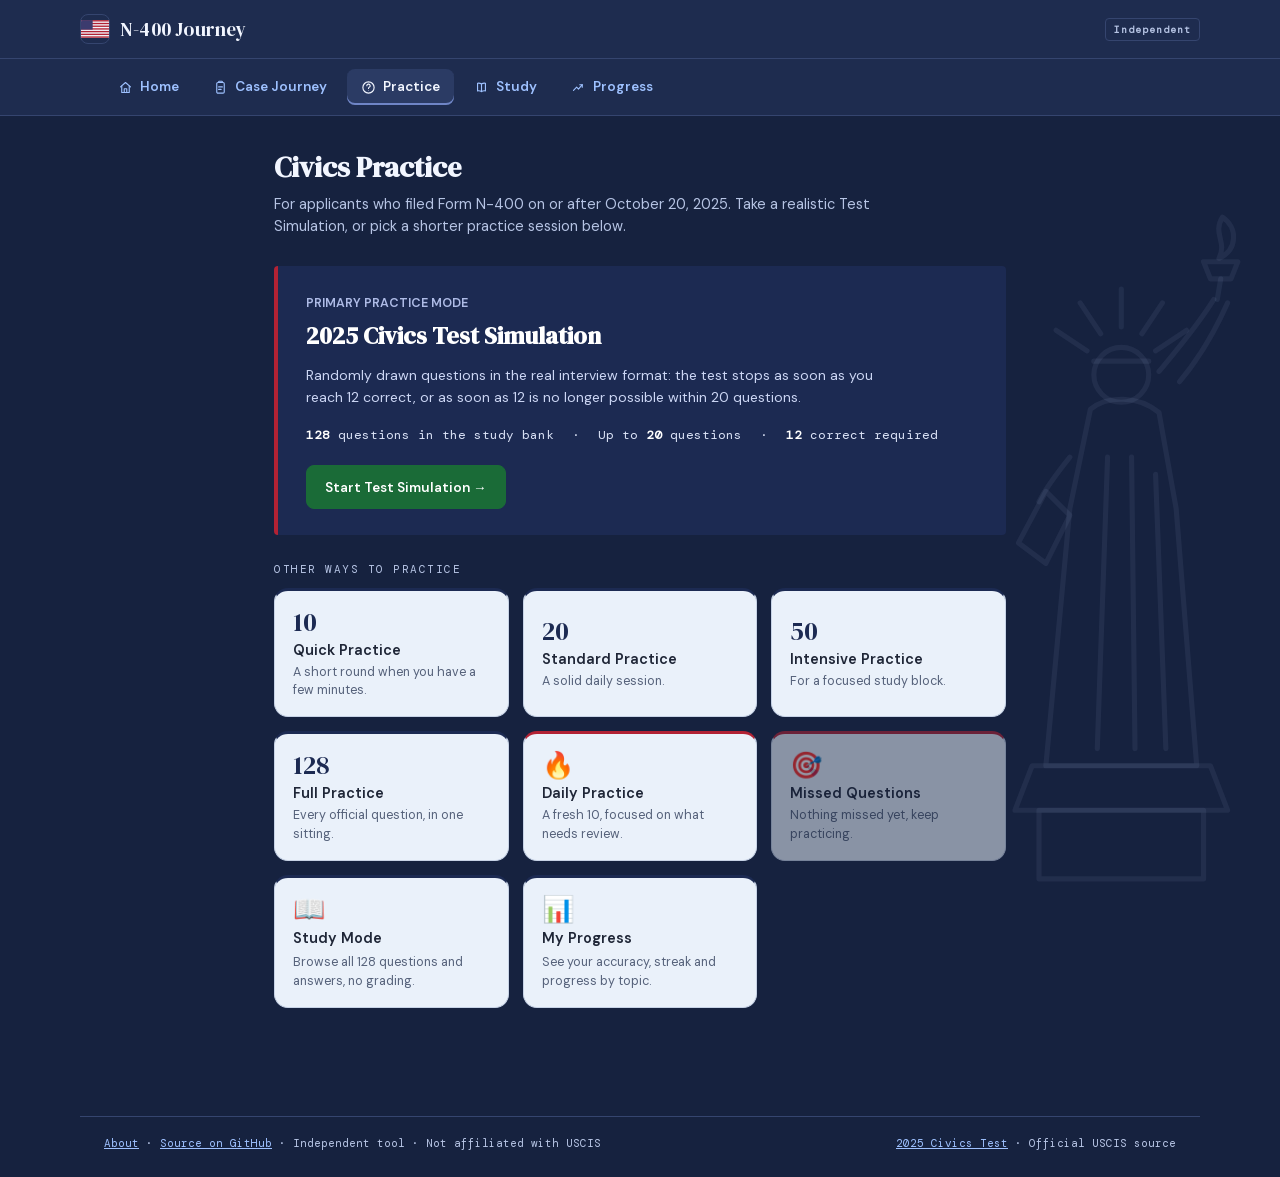
<file: quiz.html>
<!DOCTYPE html>
<html lang="en">

<head>
  <meta charset="UTF-8" />
  <meta name="viewport" content="width=device-width, initial-scale=1.0" />
  <meta http-equiv="Content-Security-Policy" content="default-src 'none'; script-src 'self'; style-src 'self' 'unsafe-inline'; font-src 'self'; img-src 'self' data:; connect-src 'none'; form-action 'none'; base-uri 'none'" />
  <title>Practice the 2025 Civics Test — N-400 Journey</title>
  <meta name="description" content="Take a realistic Test Simulation (up to 20 questions, 12 correct to reach the practice threshold) or flexible Practice Mode, built on the official 2025 USCIS 128-question civics test." />
  <link rel="icon"
    href="data:image/svg+xml,<svg xmlns='http://www.w3.org/2000/svg' viewBox='0 0 60 38'><rect width='60' height='38' fill='%23f2f5fb'/><g fill='%23b22234'><rect y='0' width='60' height='2.9'/><rect y='5.8' width='60' height='2.9'/><rect y='11.6' width='60' height='2.9'/><rect y='17.4' width='60' height='2.9'/><rect y='23.2' width='60' height='2.9'/><rect y='29' width='60' height='2.9'/><rect y='34.8' width='60' height='2.9'/></g><rect width='25' height='20.3' fill='%233c3b6e'/></svg>" />
  <link rel="canonical" href="https://app.n400journey.workers.dev/quiz.html" />
  <meta name="author" content="rohitbobbili" />
  <meta name="theme-color" content="#16223f" />
  <meta property="og:type" content="website" />
  <meta property="og:site_name" content="N-400 Journey" />
  <meta property="og:title" content="Practice the 2025 Civics Test — N-400 Journey" />
  <meta property="og:description" content="Take a realistic Test Simulation (up to 20 questions, 12 correct to reach the practice threshold) or flexible Practice Mode, built on the official 2025 USCIS 128-question civics test." />
  <meta property="og:url" content="https://app.n400journey.workers.dev/quiz.html" />
  <meta property="og:image" content="https://app.n400journey.workers.dev/og-image.png" />
  <meta property="og:image:width" content="1200" />
  <meta property="og:image:height" content="630" />
  <meta name="twitter:card" content="summary_large_image" />
  <meta name="twitter:title" content="Practice the 2025 Civics Test — N-400 Journey" />
  <meta name="twitter:description" content="Take a realistic Test Simulation (up to 20 questions, 12 correct to reach the practice threshold) or flexible Practice Mode, built on the official 2025 USCIS 128-question civics test." />
  <meta name="twitter:image" content="https://app.n400journey.workers.dev/og-image.png" />
  <link rel="stylesheet" href="css/style.css?v=36" />
  <link rel="stylesheet" href="css/civics.css?v=36" />
</head>

<body>

  <!-- Statue of Liberty watermark (original line art) -->
  <svg class="statue-mark" viewBox="0 0 220 420" fill="none" stroke="currentColor" stroke-width="3"
    stroke-linecap="round" stroke-linejoin="round" aria-hidden="true">
    <path d="M163 10 C157 20 166 24 161 34 C172 29 172 16 163 10 Z" />
    <path d="M152 36 L172 36 L168 46 L156 46 Z" />
    <path d="M162 46 L160 58" />
    <path d="M158 58 C148 74 136 88 126 100" />
    <path d="M166 60 C158 78 148 94 138 106" />
    <path d="M104 74 L104 52" /> <path d="M92 78 L80 60" /> <path d="M116 78 L128 60" />
    <path d="M84 88 L66 76" /> <path d="M124 88 L142 76" />
    <circle cx="104" cy="102" r="16" />
    <path d="M88 94 L120 94" />
    <path d="M86 122 C96 114 114 114 126 124 L136 180 L148 330 L60 330 L74 180 Z" />
    <path d="M60 170 L44 200 L60 212 L74 184 Z" />
    <path d="M74 150 C66 160 60 168 56 176" />
    <path d="M96 150 L90 320" /> <path d="M110 150 L112 320" /> <path d="M124 160 L130 320" />
    <path d="M52 330 L156 330 L166 356 L42 356 Z" />
    <path d="M56 356 L152 356 L152 396 L56 396 Z" />
  </svg>

  <a class="skip-link" href="#main">Skip to practice modes</a>

  <div class="page">

    <!-- ══ HEADER — slim brand bar ══════════════════════════ -->
    <header class="header">
      <div class="hdr-inner">
        <a class="hdr-brand" href="index.html">
          <span class="hdr-mark" aria-hidden="true">
            <svg viewBox="0 0 60 38" xmlns="http://www.w3.org/2000/svg">
              <rect width="60" height="38" fill="#f2f5fb"/>
              <g fill="#b22234">
                <rect y="0" width="60" height="2.9"/><rect y="5.8" width="60" height="2.9"/>
                <rect y="11.6" width="60" height="2.9"/><rect y="17.4" width="60" height="2.9"/>
                <rect y="23.2" width="60" height="2.9"/><rect y="29" width="60" height="2.9"/>
                <rect y="34.8" width="60" height="2.9"/>
              </g>
              <rect width="25" height="20.3" fill="#3c3b6e"/>
            </svg>
          </span>
          <span class="hdr-word">N-400 Journey</span>
        </a>
        <span class="indie-badge">Independent</span>
      </div>
    </header>

    <nav class="site-nav" aria-label="Site">
      <div class="site-nav-inner">
          <a href="index.html"><svg viewBox="0 0 24 24" fill="none" stroke="currentColor" stroke-width="1.8" stroke-linecap="round" stroke-linejoin="round"><path d="M4 11 12 4l8 7"/><path d="M6 9.5V20h12V9.5"/><path d="M10 20v-6h4v6"/></svg><span>Home</span></a>
          <a href="case.html"><svg viewBox="0 0 24 24" fill="none" stroke="currentColor" stroke-width="1.8" stroke-linecap="round" stroke-linejoin="round"><rect x="6" y="4" width="12" height="17" rx="2"/><path d="M9 4V3a1 1 0 0 1 1-1h4a1 1 0 0 1 1 1v1"/><path d="M9 11h6M9 15h4"/></svg><span>Case Journey</span></a>
          <a href="quiz.html" aria-current="page"><svg viewBox="0 0 24 24" fill="none" stroke="currentColor" stroke-width="1.8" stroke-linecap="round" stroke-linejoin="round"><circle cx="12" cy="12" r="9"/><path d="M9.3 9.2a2.7 2.7 0 1 1 3.8 2.5c-.9.4-1.1 1-1.1 1.9"/><circle cx="12" cy="16.6" r=".65" fill="currentColor" stroke="none"/></svg><span>Practice</span></a>
          <a href="study.html"><svg viewBox="0 0 24 24" fill="none" stroke="currentColor" stroke-width="1.8" stroke-linecap="round" stroke-linejoin="round"><path d="M12 6.3c-1.6-1-4.2-1.4-6.3-1.1v12.2c2.1-.3 4.7.1 6.3 1.1c1.6-1 4.2-1.4 6.3-1.1V5.2c-2.1-.3-4.7.1-6.3 1.1Z"/><path d="M12 6.3v12.2"/></svg><span>Study</span></a>
          <a href="progress.html"><svg viewBox="0 0 24 24" fill="none" stroke="currentColor" stroke-width="1.8" stroke-linecap="round" stroke-linejoin="round"><path d="M4 16.5l5-5 3 3 6-7"/><path d="M14 7.5h4v4"/></svg><span>Progress</span></a>
      </div>
    </nav>

    <main class="civics-main" id="main">

      <!-- ══ MODE SELECTION ══════════════════════════════════ -->
      <section id="view-modes">
        <div class="page-intro">
          <h1>Civics Practice</h1>
          <p>For applicants who filed Form N-400 on or after October 20, 2025. Take a realistic Test Simulation,
            or pick a shorter practice session below.</p>
        </div>

        <div class="sim-hero">
          <div class="sim-hero-eyebrow">PRIMARY PRACTICE MODE</div>
          <h2 class="sim-hero-title">2025 Civics Test Simulation</h2>
          <p class="sim-hero-desc">Randomly drawn questions in the real interview format: the test stops as soon
            as you reach 12 correct, or as soon as 12 is no longer possible within 20 questions.</p>
          <div class="sim-hero-stats">
            <span><strong id="simBankCount">128</strong> questions in the study bank</span>
            <span>·</span>
            <span>Up to <strong>20</strong> questions</span>
            <span>·</span>
            <span><strong>12</strong> correct required</span>
          </div>
          <button type="button" class="btn btn-sim-start" data-mode="simulation" id="mode-simulation">Start Test Simulation →</button>
        </div>

        <div class="mode-section-label">Other ways to practice</div>
        <div class="mode-grid">
          <button type="button" class="mode-card" data-mode="quick">
            <div class="mode-card-count">10</div>
            <div class="mode-card-name">Quick Practice</div>
            <div class="mode-card-desc">A short round when you have a few minutes.</div>
          </button>
          <button type="button" class="mode-card" data-mode="standard">
            <div class="mode-card-count">20</div>
            <div class="mode-card-name">Standard Practice</div>
            <div class="mode-card-desc">A solid daily session.</div>
          </button>
          <button type="button" class="mode-card" data-mode="intensive">
            <div class="mode-card-count">50</div>
            <div class="mode-card-name">Intensive Practice</div>
            <div class="mode-card-desc">For a focused study block.</div>
          </button>
          <button type="button" class="mode-card" data-mode="full">
            <div class="mode-card-count">128</div>
            <div class="mode-card-name">Full Practice</div>
            <div class="mode-card-desc">Every official question, in one sitting.</div>
          </button>
          <button type="button" class="mode-card accent" data-mode="daily" id="mode-daily">
            <div class="mode-card-count">🔥</div>
            <div class="mode-card-name">Daily Practice</div>
            <div class="mode-card-desc" id="mode-daily-desc">A fresh 10, focused on what needs review.</div>
          </button>
          <button type="button" class="mode-card accent" data-mode="missed" id="mode-missed">
            <div class="mode-card-count">🎯</div>
            <div class="mode-card-name">Missed Questions</div>
            <div class="mode-card-desc" id="mode-missed-desc">Loading…</div>
          </button>
          <a href="study.html" class="mode-card">
            <div class="mode-card-count">📖</div>
            <div class="mode-card-name">Study Mode</div>
            <div class="mode-card-desc">Browse all 128 questions and answers, no grading.</div>
          </a>
          <a href="progress.html" class="mode-card">
            <div class="mode-card-count">📊</div>
            <div class="mode-card-name">My Progress</div>
            <div class="mode-card-desc">See your accuracy, streak and progress by topic.</div>
          </a>
        </div>
      </section>

      <!-- ══ LIVE SESSION ═════════════════════════════════════ -->
      <section id="view-session" style="display:none">
        <div class="sim-badge" id="simBadge" style="display:none">2025 Civics Test Simulation — real interview format</div>
        <div class="session-head">
          <div class="session-count">Question <strong id="qNum">1</strong> of <strong id="qTotal">10</strong></div>
          <div class="session-score" id="scoreLabel">
            <span class="n-correct" id="scoreCorrect">0</span> correct ·
            <span class="n-incorrect" id="scoreIncorrect">0</span> incorrect
          </div>
        </div>
        <div class="progress-bar-track"><div class="progress-bar-fill" id="progressFill"></div></div>

        <div class="q-card">
          <span class="q-category badge-gray" id="qCategory">Category</span>
          <span class="q-current-chip" id="qCurrentChip" style="display:none" title="This answer can change with an election or appointment">CURRENT</span>
          <div class="q-text" id="qText">Question text</div>
          <p class="q-hint" id="qHint" style="display:none"></p>
          <div class="q-flag" id="qFlag" style="display:none"></div>

          <div class="choices" id="choices"></div>

          <button type="button" class="btn btn-analyze" id="checkBtn" style="display:none;margin-top:14px" disabled>Check answer</button>

          <div class="q-feedback" id="qFeedback"></div>

          <div class="session-actions">
            <button type="button" class="q-bookmark" id="bookmarkBtn">Save</button>
            <div class="session-actions-right">
              <button type="button" class="btn-ghost-panel" id="exitSessionBtn">Exit to menu</button>
              <button type="button" class="btn btn-analyze" id="nextBtn" style="display:none">Next question</button>
            </div>
          </div>
        </div>
        <p id="quizStatus" class="visually-hidden" role="status" aria-live="polite"></p>
      </section>

      <!-- ══ RESULTS ══════════════════════════════════════════ -->
      <section id="view-results" style="display:none">
        <div class="results-card">
          <div class="results-kicker" id="resultsKicker" style="display:none"></div>
          <div class="results-score" id="resultsScore">0<span class="pct-sign">%</span></div>
          <div class="results-label" id="resultsLabel">0 of 0 correct</div>
          <p class="results-message" id="resultsMessage"></p>
          <p class="results-message" id="streakNote" style="display:none;color:var(--red-flag);font-weight:600"></p>

          <div class="results-stats" id="resultsStats"></div>

          <div class="results-actions">
            <button type="button" class="btn btn-analyze" id="tryAgainBtn">Try again</button>
            <button type="button" class="btn-ghost-panel" id="practiceMissedBtn" style="display:none"></button>
            <a href="study.html" class="btn-ghost-panel" style="text-decoration:none;display:inline-flex;align-items:center">Study all questions</a>
            <a href="progress.html" class="btn-ghost-panel" style="text-decoration:none;display:inline-flex;align-items:center">Track my progress →</a>
          </div>
          <div style="margin-top:16px">
            <button type="button" class="link-btn" id="shareBtn">Share my score</button>
            <span class="help-sep">·</span>
            <button type="button" class="link-btn" id="backToModesBtn">Back to practice modes</button>
          </div>
        </div>

        <section id="reviewSection" style="display:none;margin-top:30px">
          <h2 class="sec-heading"><span class="star">★</span> Review What You Missed</h2>
          <div class="review-list" id="reviewList"></div>
        </section>
      </section>

    </main>

    <!-- ══ FOOTER ════════════════════════════════════════════ -->
    <footer class="footer">
      <div><a href="case.html#about">About</a> · <a href="https://github.com/rohitbobbili/uscis-tracker" target="_blank" rel="noopener noreferrer">Source on GitHub</a> · Independent tool · Not affiliated with USCIS</div>
      <div><a href="https://www.uscis.gov/sites/default/files/document/questions-and-answers/2025-Civics-Test-128-Questions-and-Answers.pdf"
          target="_blank" rel="noopener noreferrer">2025 Civics Test</a> · Official USCIS source</div>
    </footer>

  </div>

  <script src="data/current-officials.js?v=36"></script>
  <script src="data/questions.js?v=36"></script>
  <script src="data/distractors.js?v=36"></script>
  <script src="js/civics-shared.js?v=36"></script>
  <script src="js/quiz.js?v=36"></script>
</body>

</html>
</file>
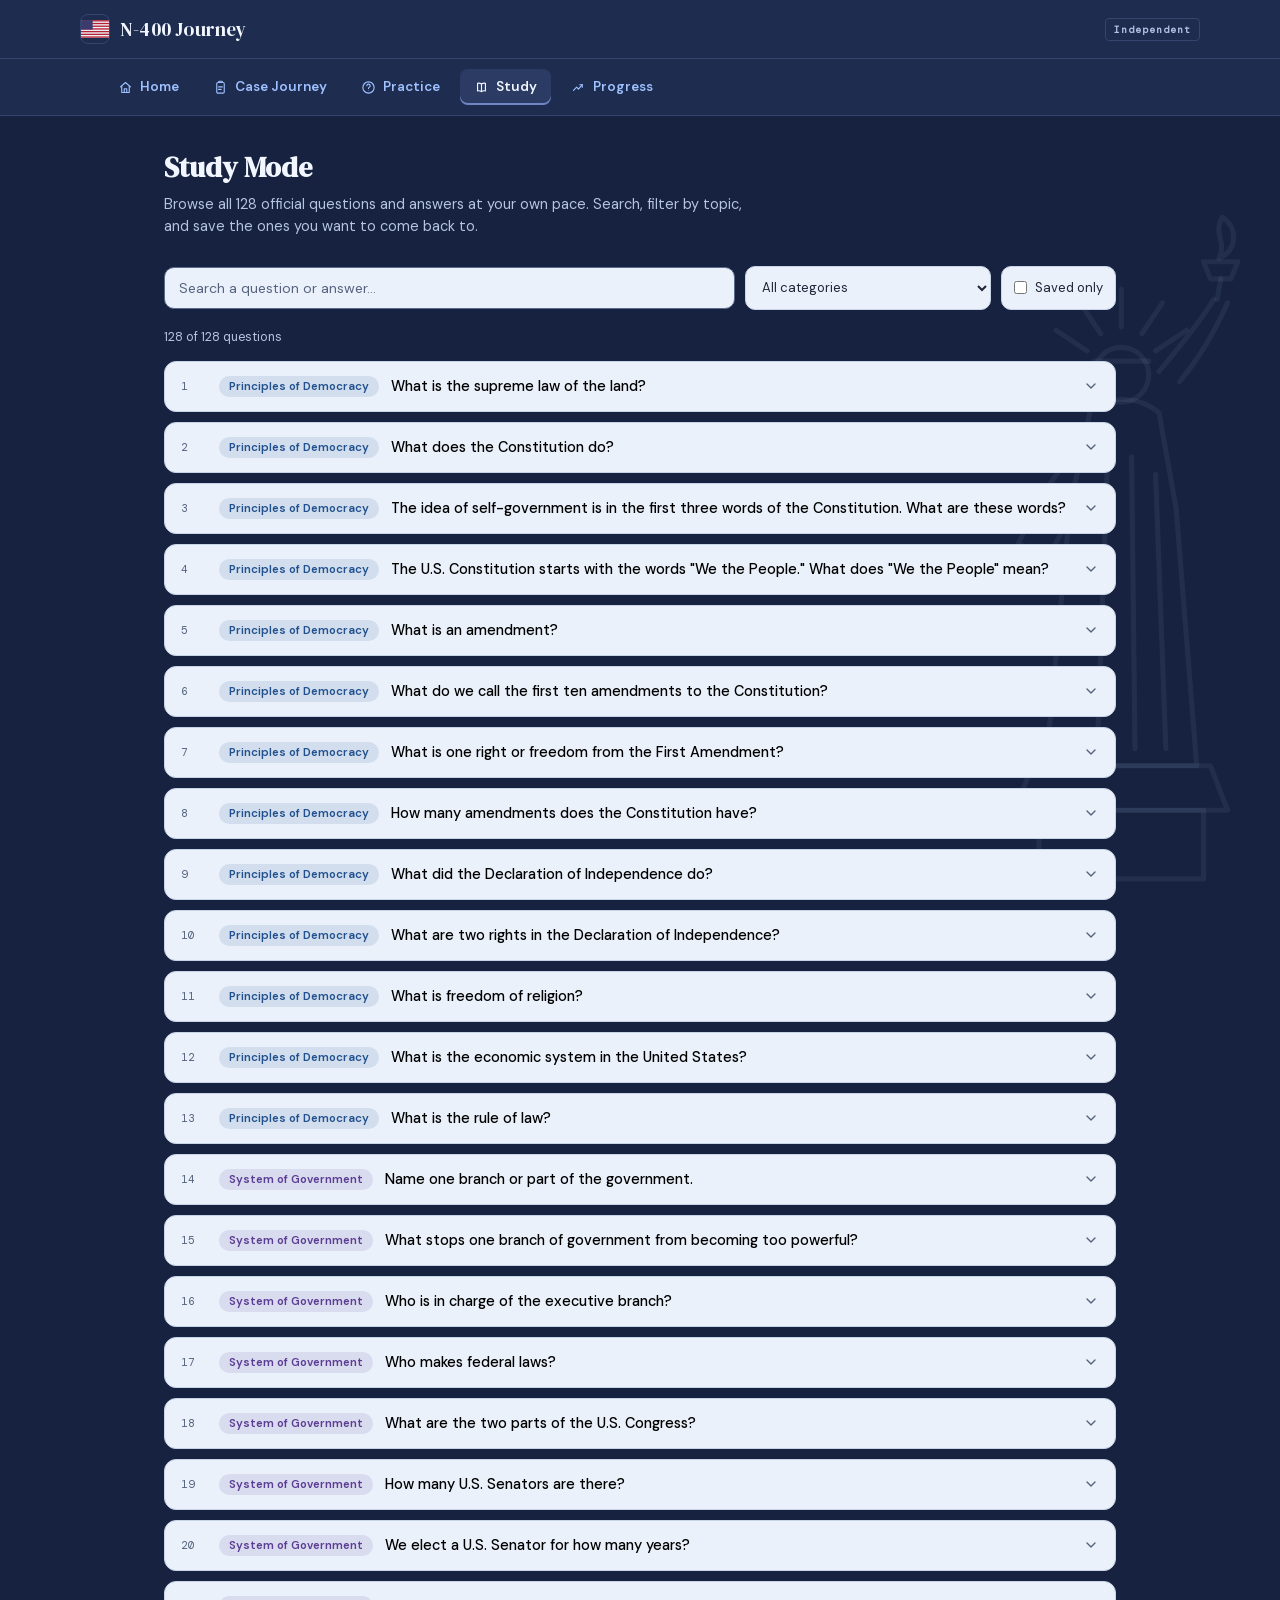
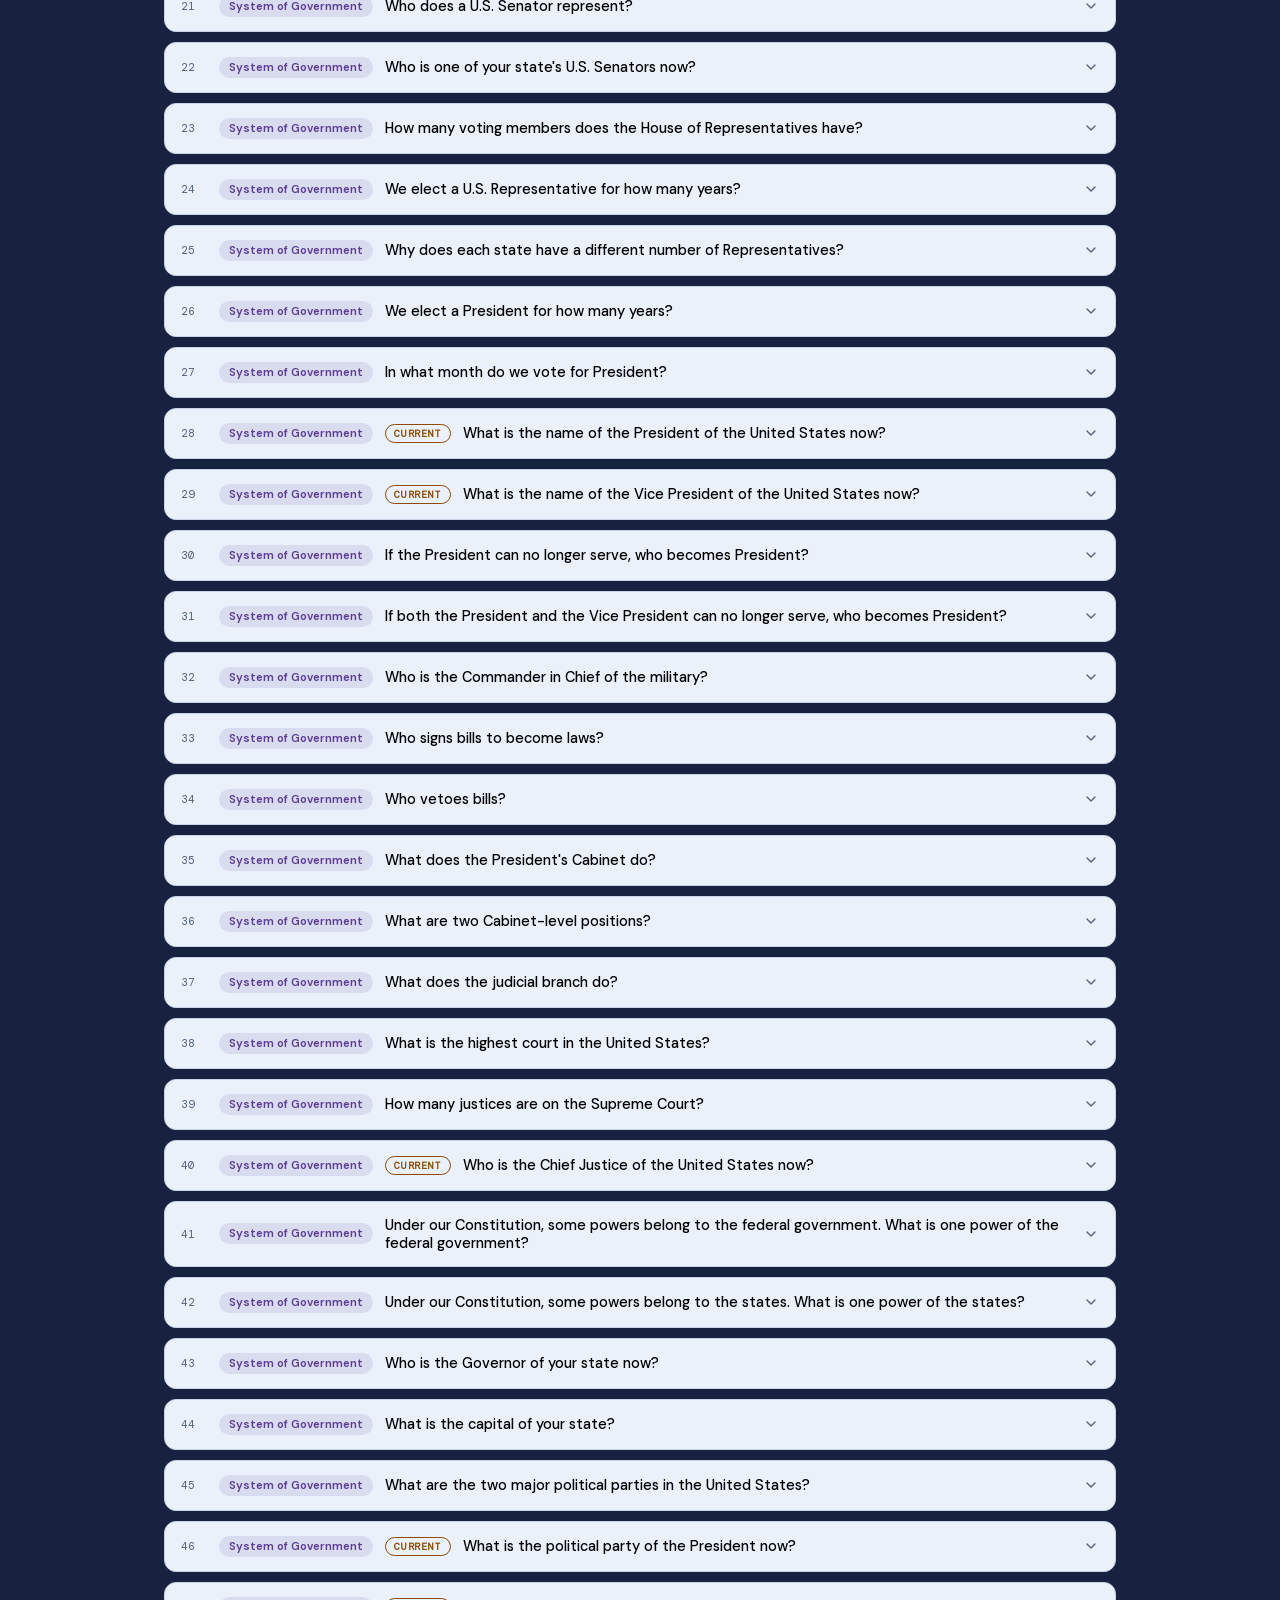
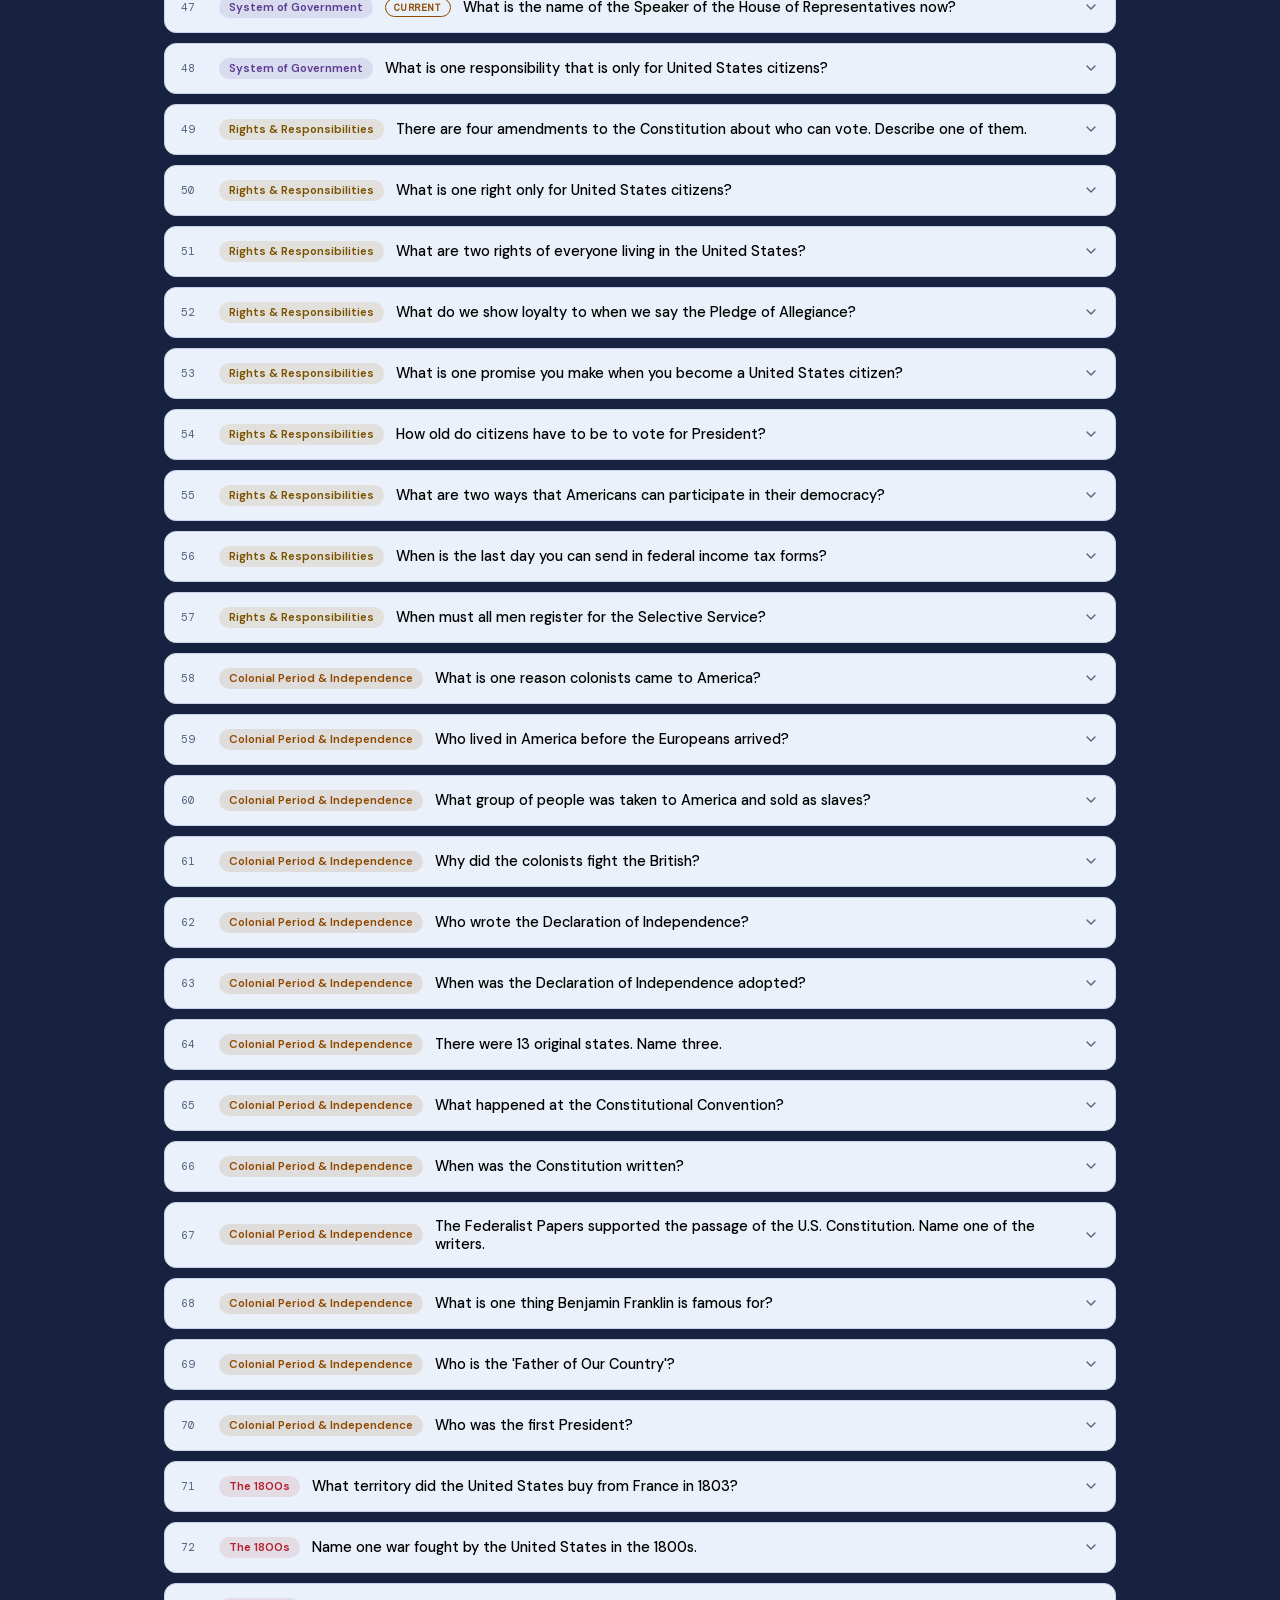
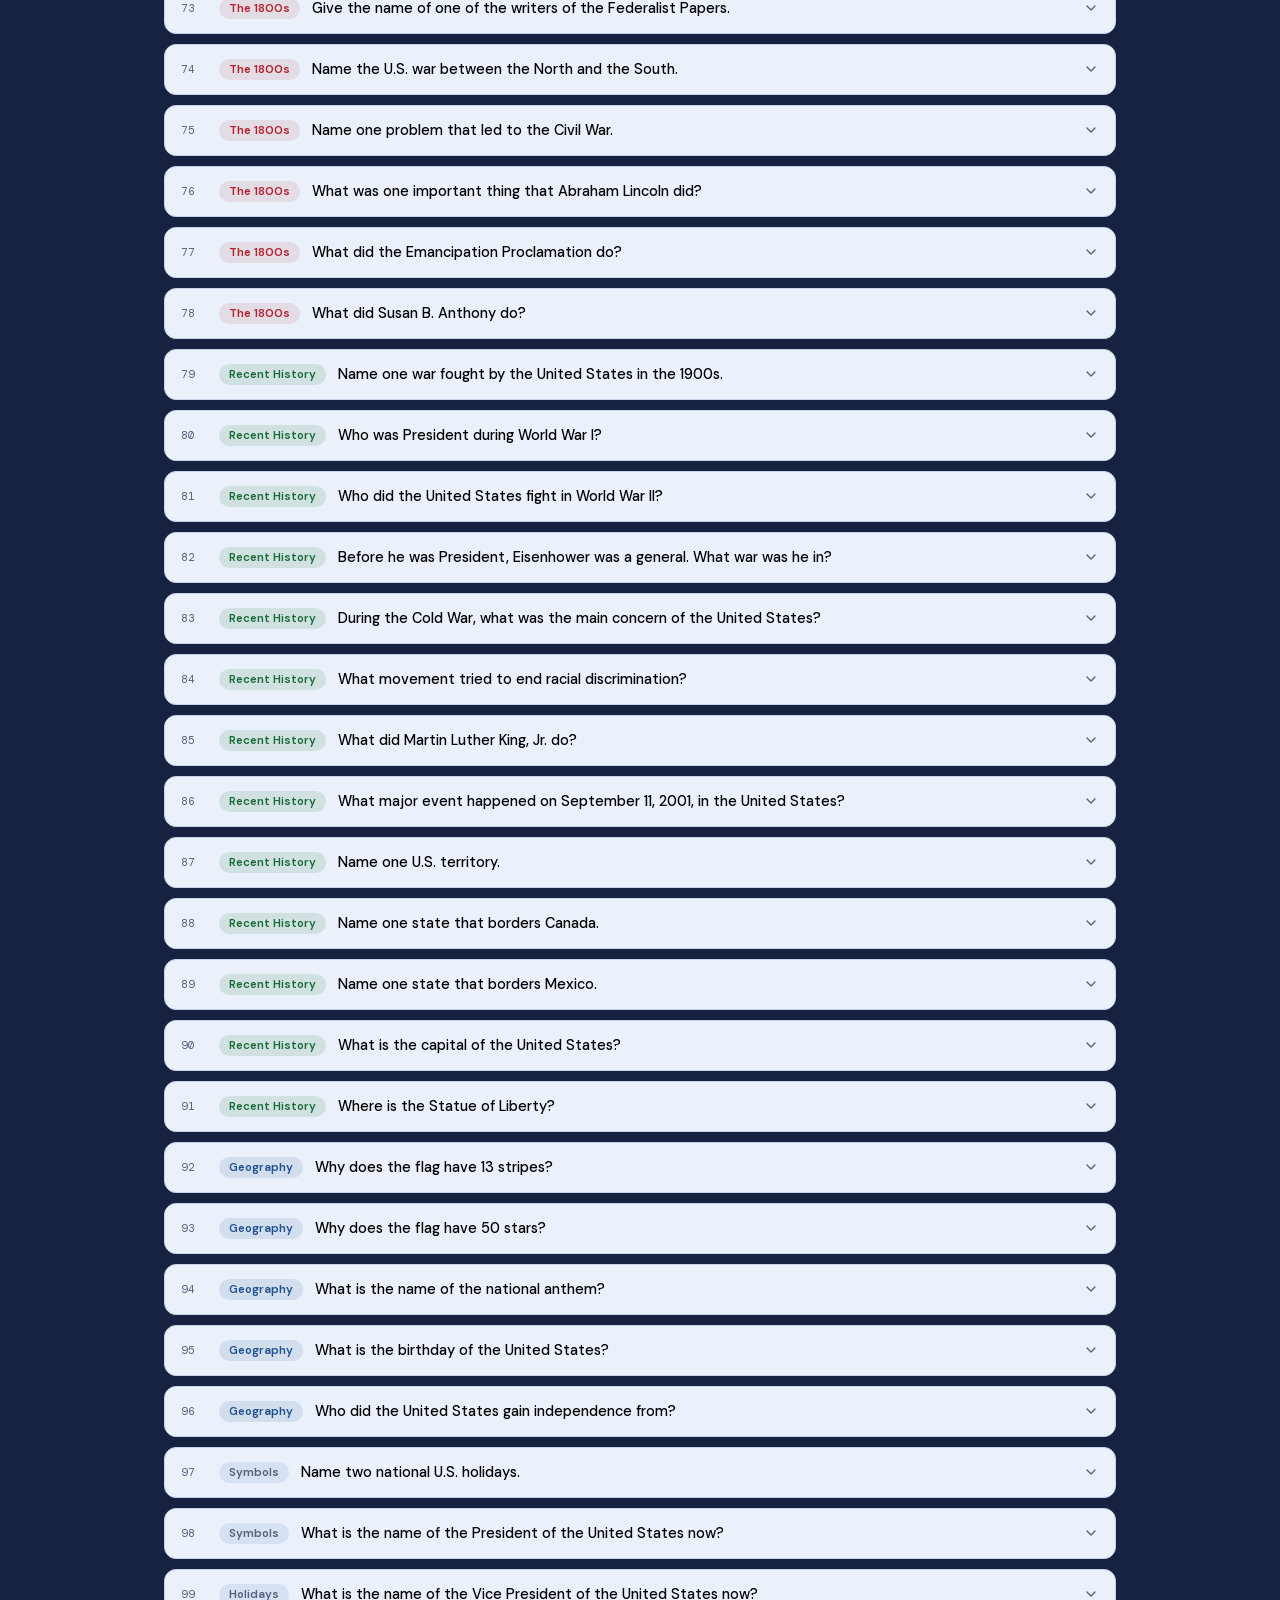
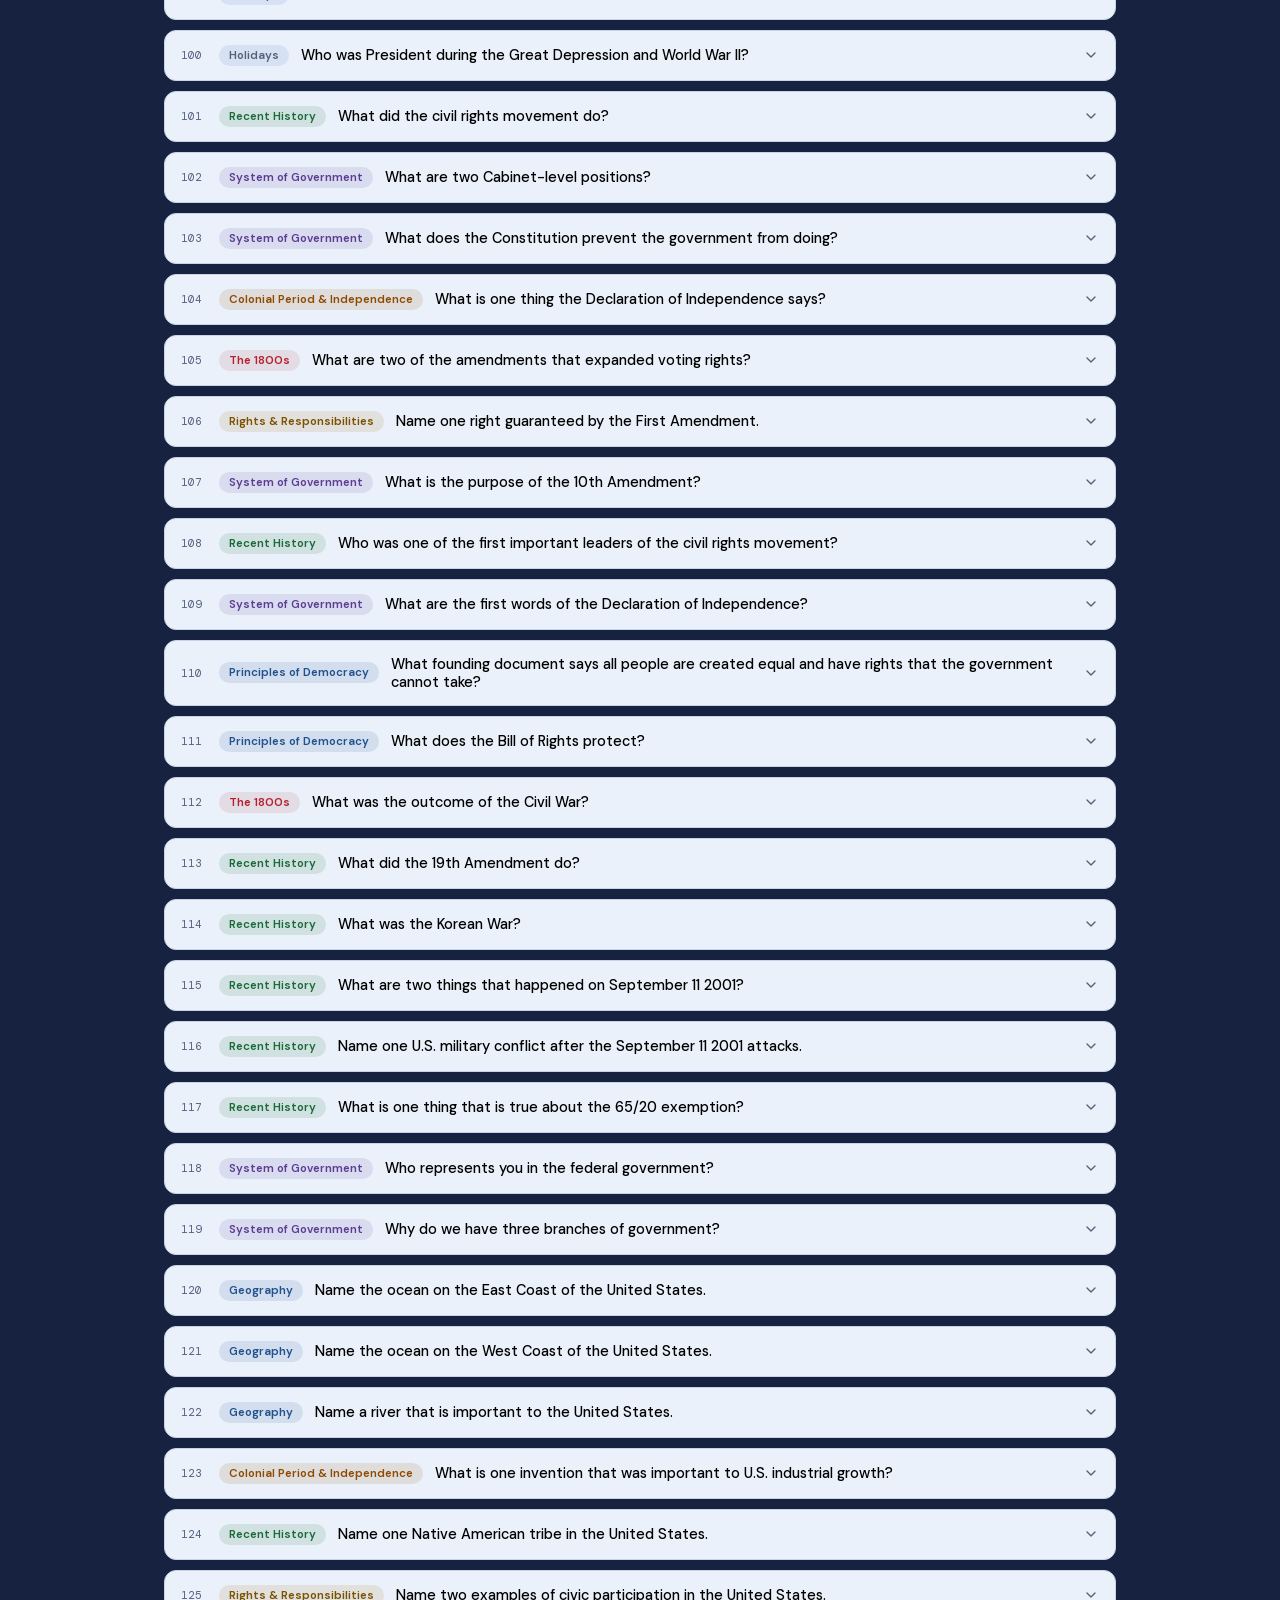
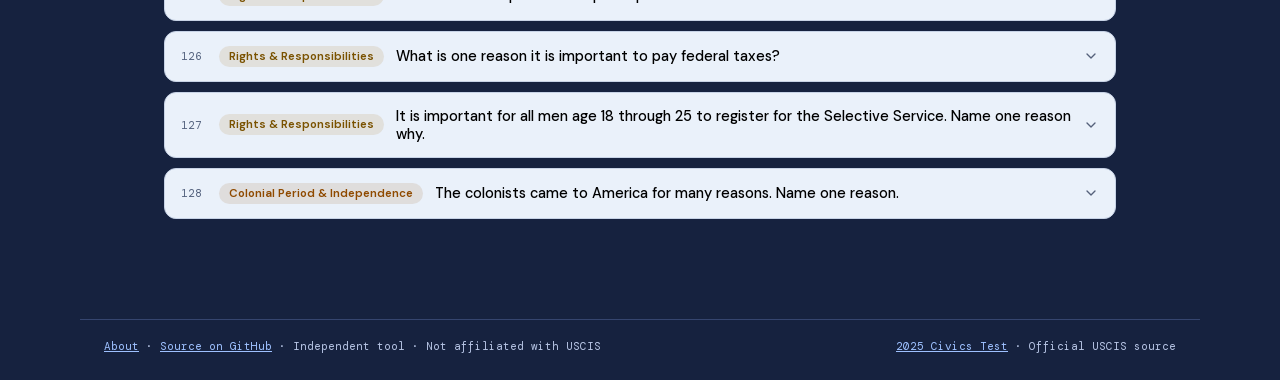
<file: study.html>
<!DOCTYPE html>
<html lang="en">

<head>
  <meta charset="UTF-8" />
  <meta name="viewport" content="width=device-width, initial-scale=1.0" />
  <meta http-equiv="Content-Security-Policy" content="default-src 'none'; script-src 'self'; style-src 'self' 'unsafe-inline'; font-src 'self'; img-src 'self' data:; connect-src 'none'; form-action 'none'; base-uri 'none'" />
  <title>2025 Civics Test — All 128 Questions | N-400 Journey</title>
  <meta name="description" content="Browse, search and bookmark all 128 official 2025 USCIS civics test questions and answers as a plain reference, no grading required." />
  <link rel="icon"
    href="data:image/svg+xml,<svg xmlns='http://www.w3.org/2000/svg' viewBox='0 0 60 38'><rect width='60' height='38' fill='%23f2f5fb'/><g fill='%23b22234'><rect y='0' width='60' height='2.9'/><rect y='5.8' width='60' height='2.9'/><rect y='11.6' width='60' height='2.9'/><rect y='17.4' width='60' height='2.9'/><rect y='23.2' width='60' height='2.9'/><rect y='29' width='60' height='2.9'/><rect y='34.8' width='60' height='2.9'/></g><rect width='25' height='20.3' fill='%233c3b6e'/></svg>" />
  <link rel="canonical" href="https://app.n400journey.workers.dev/study.html" />
  <meta name="author" content="rohitbobbili" />
  <meta name="theme-color" content="#16223f" />
  <meta property="og:type" content="website" />
  <meta property="og:site_name" content="N-400 Journey" />
  <meta property="og:title" content="2025 Civics Test — All 128 Questions | N-400 Journey" />
  <meta property="og:description" content="Browse, search and bookmark all 128 official 2025 USCIS civics test questions and answers as a plain reference, no grading required." />
  <meta property="og:url" content="https://app.n400journey.workers.dev/study.html" />
  <meta property="og:image" content="https://app.n400journey.workers.dev/og-image.png" />
  <meta property="og:image:width" content="1200" />
  <meta property="og:image:height" content="630" />
  <meta name="twitter:card" content="summary_large_image" />
  <meta name="twitter:title" content="2025 Civics Test — All 128 Questions | N-400 Journey" />
  <meta name="twitter:description" content="Browse, search and bookmark all 128 official 2025 USCIS civics test questions and answers as a plain reference, no grading required." />
  <meta name="twitter:image" content="https://app.n400journey.workers.dev/og-image.png" />
  <link rel="stylesheet" href="css/style.css?v=36" />
  <link rel="stylesheet" href="css/civics.css?v=36" />
</head>

<body>

  <!-- Statue of Liberty watermark (original line art) -->
  <svg class="statue-mark" viewBox="0 0 220 420" fill="none" stroke="currentColor" stroke-width="3"
    stroke-linecap="round" stroke-linejoin="round" aria-hidden="true">
    <path d="M163 10 C157 20 166 24 161 34 C172 29 172 16 163 10 Z" />
    <path d="M152 36 L172 36 L168 46 L156 46 Z" />
    <path d="M162 46 L160 58" />
    <path d="M158 58 C148 74 136 88 126 100" />
    <path d="M166 60 C158 78 148 94 138 106" />
    <path d="M104 74 L104 52" /> <path d="M92 78 L80 60" /> <path d="M116 78 L128 60" />
    <path d="M84 88 L66 76" /> <path d="M124 88 L142 76" />
    <circle cx="104" cy="102" r="16" />
    <path d="M88 94 L120 94" />
    <path d="M86 122 C96 114 114 114 126 124 L136 180 L148 330 L60 330 L74 180 Z" />
    <path d="M60 170 L44 200 L60 212 L74 184 Z" />
    <path d="M74 150 C66 160 60 168 56 176" />
    <path d="M96 150 L90 320" /> <path d="M110 150 L112 320" /> <path d="M124 160 L130 320" />
    <path d="M52 330 L156 330 L166 356 L42 356 Z" />
    <path d="M56 356 L152 356 L152 396 L56 396 Z" />
  </svg>

  <a class="skip-link" href="#main">Skip to the question list</a>

  <div class="page">

    <!-- ══ HEADER — slim brand bar ══════════════════════════ -->
    <header class="header">
      <div class="hdr-inner">
        <a class="hdr-brand" href="index.html">
          <span class="hdr-mark" aria-hidden="true">
            <svg viewBox="0 0 60 38" xmlns="http://www.w3.org/2000/svg">
              <rect width="60" height="38" fill="#f2f5fb"/>
              <g fill="#b22234">
                <rect y="0" width="60" height="2.9"/><rect y="5.8" width="60" height="2.9"/>
                <rect y="11.6" width="60" height="2.9"/><rect y="17.4" width="60" height="2.9"/>
                <rect y="23.2" width="60" height="2.9"/><rect y="29" width="60" height="2.9"/>
                <rect y="34.8" width="60" height="2.9"/>
              </g>
              <rect width="25" height="20.3" fill="#3c3b6e"/>
            </svg>
          </span>
          <span class="hdr-word">N-400 Journey</span>
        </a>
        <span class="indie-badge">Independent</span>
      </div>
    </header>

    <nav class="site-nav" aria-label="Site">
      <div class="site-nav-inner">
          <a href="index.html"><svg viewBox="0 0 24 24" fill="none" stroke="currentColor" stroke-width="1.8" stroke-linecap="round" stroke-linejoin="round"><path d="M4 11 12 4l8 7"/><path d="M6 9.5V20h12V9.5"/><path d="M10 20v-6h4v6"/></svg><span>Home</span></a>
          <a href="case.html"><svg viewBox="0 0 24 24" fill="none" stroke="currentColor" stroke-width="1.8" stroke-linecap="round" stroke-linejoin="round"><rect x="6" y="4" width="12" height="17" rx="2"/><path d="M9 4V3a1 1 0 0 1 1-1h4a1 1 0 0 1 1 1v1"/><path d="M9 11h6M9 15h4"/></svg><span>Case Journey</span></a>
          <a href="quiz.html"><svg viewBox="0 0 24 24" fill="none" stroke="currentColor" stroke-width="1.8" stroke-linecap="round" stroke-linejoin="round"><circle cx="12" cy="12" r="9"/><path d="M9.3 9.2a2.7 2.7 0 1 1 3.8 2.5c-.9.4-1.1 1-1.1 1.9"/><circle cx="12" cy="16.6" r=".65" fill="currentColor" stroke="none"/></svg><span>Practice</span></a>
          <a href="study.html" aria-current="page"><svg viewBox="0 0 24 24" fill="none" stroke="currentColor" stroke-width="1.8" stroke-linecap="round" stroke-linejoin="round"><path d="M12 6.3c-1.6-1-4.2-1.4-6.3-1.1v12.2c2.1-.3 4.7.1 6.3 1.1c1.6-1 4.2-1.4 6.3-1.1V5.2c-2.1-.3-4.7.1-6.3 1.1Z"/><path d="M12 6.3v12.2"/></svg><span>Study</span></a>
          <a href="progress.html"><svg viewBox="0 0 24 24" fill="none" stroke="currentColor" stroke-width="1.8" stroke-linecap="round" stroke-linejoin="round"><path d="M4 16.5l5-5 3 3 6-7"/><path d="M14 7.5h4v4"/></svg><span>Progress</span></a>
      </div>
    </nav>

    <main class="civics-main wide" id="main">
      <div class="page-intro">
        <h1>Study Mode</h1>
        <p>Browse all 128 official questions and answers at your own pace. Search, filter by topic, and save the
          ones you want to come back to.</p>
      </div>

      <div class="study-toolbar">
        <input type="search" class="study-search" id="studySearch" placeholder="Search a question or answer…" aria-label="Search questions and answers" autocomplete="off" />
        <select class="study-filter" id="studyCategory" aria-label="Filter by category">
          <option value="all">All categories</option>
        </select>
        <label class="study-filter" style="display:inline-flex;align-items:center;gap:8px;cursor:pointer">
          <input type="checkbox" id="studyBookmarkToggle" />
          Saved only
        </label>
      </div>

      <button type="button" class="btn btn-analyze" id="practiceBookmarkedBtn" style="display:none;margin-bottom:16px"></button>

      <p class="study-count" id="studyCount"></p>
      <div class="study-list" id="studyList"></div>
      <div class="study-empty" id="studyEmpty" style="display:none">No questions match your search.</div>
    </main>

    <!-- ══ FOOTER ════════════════════════════════════════════ -->
    <footer class="footer">
      <div><a href="case.html#about">About</a> · <a href="https://github.com/rohitbobbili/uscis-tracker" target="_blank" rel="noopener noreferrer">Source on GitHub</a> · Independent tool · Not affiliated with USCIS</div>
      <div><a href="https://www.uscis.gov/sites/default/files/document/questions-and-answers/2025-Civics-Test-128-Questions-and-Answers.pdf"
          target="_blank" rel="noopener noreferrer">2025 Civics Test</a> · Official USCIS source</div>
    </footer>

  </div>

  <script src="data/current-officials.js?v=36"></script>
  <script src="data/questions.js?v=36"></script>
  <script src="data/distractors.js?v=36"></script>
  <script src="js/civics-shared.js?v=36"></script>
  <script src="js/study.js?v=36"></script>
</body>

</html>
</file>
<file: css/style.css>
/* ── Self-hosted fonts ─────────────────────────────────────────
   DM Sans / DM Serif Display / DM Mono, SIL Open Font License 1.1
   (see fonts/OFL.txt). Served from this origin so the page makes no
   third-party requests at all — see the privacy note on the page.
   DM Sans is a variable font: one file per style covers every weight.
   ───────────────────────────────────────────────────────────── */
@font-face {
  font-family: 'DM Sans';
  font-style: normal;
  font-weight: 100 1000;
  font-display: swap;
  src: url('../fonts/dm-sans-upright-latin.woff2') format('woff2');
  unicode-range: U+0000-00FF, U+0131, U+0152-0153, U+02BB-02BC, U+02C6, U+02DA, U+02DC, U+0304, U+0308, U+0329, U+2000-206F, U+20AC, U+2122, U+2191, U+2193, U+2212, U+2215, U+FEFF, U+FFFD;
}
@font-face {
  font-family: 'DM Sans';
  font-style: normal;
  font-weight: 100 1000;
  font-display: swap;
  src: url('../fonts/dm-sans-upright-latin-ext.woff2') format('woff2');
  unicode-range: U+0100-02BA, U+02BD-02C5, U+02C7-02CC, U+02CE-02D7, U+02DD-02FF, U+0304, U+0308, U+0329, U+1D00-1DBF, U+1E00-1E9F, U+1EF2-1EFF, U+2020, U+20A0-20AB, U+20AD-20C0, U+2113, U+2C60-2C7F, U+A720-A7FF;
}
@font-face {
  font-family: 'DM Sans';
  font-style: italic;
  font-weight: 100 1000;
  font-display: swap;
  src: url('../fonts/dm-sans-italic-latin.woff2') format('woff2');
  unicode-range: U+0000-00FF, U+0131, U+0152-0153, U+02BB-02BC, U+02C6, U+02DA, U+02DC, U+0304, U+0308, U+0329, U+2000-206F, U+20AC, U+2122, U+2191, U+2193, U+2212, U+2215, U+FEFF, U+FFFD;
}
@font-face {
  font-family: 'DM Sans';
  font-style: italic;
  font-weight: 100 1000;
  font-display: swap;
  src: url('../fonts/dm-sans-italic-latin-ext.woff2') format('woff2');
  unicode-range: U+0100-02BA, U+02BD-02C5, U+02C7-02CC, U+02CE-02D7, U+02DD-02FF, U+0304, U+0308, U+0329, U+1D00-1DBF, U+1E00-1E9F, U+1EF2-1EFF, U+2020, U+20A0-20AB, U+20AD-20C0, U+2113, U+2C60-2C7F, U+A720-A7FF;
}
@font-face {
  font-family: 'DM Serif Display';
  font-style: normal;
  font-weight: 400;
  font-display: swap;
  src: url('../fonts/dm-serif-display-400-latin.woff2') format('woff2');
  unicode-range: U+0000-00FF, U+0131, U+0152-0153, U+02BB-02BC, U+02C6, U+02DA, U+02DC, U+0304, U+0308, U+0329, U+2000-206F, U+20AC, U+2122, U+2191, U+2193, U+2212, U+2215, U+FEFF, U+FFFD;
}
@font-face {
  font-family: 'DM Serif Display';
  font-style: normal;
  font-weight: 400;
  font-display: swap;
  src: url('../fonts/dm-serif-display-400-latin-ext.woff2') format('woff2');
  unicode-range: U+0100-02BA, U+02BD-02C5, U+02C7-02CC, U+02CE-02D7, U+02DD-02FF, U+0304, U+0308, U+0329, U+1D00-1DBF, U+1E00-1E9F, U+1EF2-1EFF, U+2020, U+20A0-20AB, U+20AD-20C0, U+2113, U+2C60-2C7F, U+A720-A7FF;
}
@font-face {
  font-family: 'DM Mono';
  font-style: normal;
  font-weight: 400;
  font-display: swap;
  src: url('../fonts/dm-mono-400-latin.woff2') format('woff2');
  unicode-range: U+0000-00FF, U+0131, U+0152-0153, U+02BB-02BC, U+02C6, U+02DA, U+02DC, U+0304, U+0308, U+0329, U+2000-206F, U+20AC, U+2122, U+2191, U+2193, U+2212, U+2215, U+FEFF, U+FFFD;
}
@font-face {
  font-family: 'DM Mono';
  font-style: normal;
  font-weight: 400;
  font-display: swap;
  src: url('../fonts/dm-mono-400-latin-ext.woff2') format('woff2');
  unicode-range: U+0100-02BA, U+02BD-02C5, U+02C7-02CC, U+02CE-02D7, U+02DD-02FF, U+0304, U+0308, U+0329, U+1D00-1DBF, U+1E00-1E9F, U+1EF2-1EFF, U+2020, U+20A0-20AB, U+20AD-20C0, U+2113, U+2C60-2C7F, U+A720-A7FF;
}

/* ── Red / White / Blue — flag palette ─────────────────────── */
:root {
  /* Page — deep navy, picked to continue the banner's own dark tone */
  --bg: #16223f;
  --on-page: #f2f6ff;
  --on-page-muted: #b6c4e4;
  --page-border: #35456f;
  /* WCAG 1.4.11 — boundaries/state indicators that must clear 3:1 */
  --ui-line: #5a6b8b;
  --page-panel: #1e2c4f;
  --page-panel-inset: #2b3b64;
  --page-link: #9ec1ff;
  --page-accent: #ef7d88;
  --rule-blue: #6f85c6;
  --surface: #eaf1fa;
  --surface2: #d6e2f4;
  --border: #c7d3e6;
  --shadow: rgba(0, 0, 0, .28);
  --navy: #1c2a52;
  --navy-dim: rgba(28, 42, 82, .08);
  --red-flag: #b22234;
  --red-flag-dim: rgba(178, 34, 52, .09);
  --gold: #7a5200;
  --gold-bright: #d4a843;
  --gold-dim: rgba(154, 103, 0, .12);
  --green: #1a6b37;
  --green-dim: rgba(26, 107, 55, .12);
  --green-bright: #3aa866;
  --blue: #22518f;
  --blue-dim: rgba(34, 81, 143, .12);
  --purple: #5c3d94;
  --purple-dim: rgba(92, 61, 148, .12);
  --orange: #8f4a00;
  --orange-dim: rgba(143, 74, 0, .12);
  --red: #b3222e;
  --red-dim: rgba(179, 34, 46, .1);
  --text: #1f2637;
  --text-muted: #55617a;
  --text-dim: #55637f;
  --statue: rgba(190, 212, 255, .07);
  --road: #4a5b86;
  --road-dash: #7387bd;
  --star-done: #1c2a52;
  --stripe-red: #b22234;
  --stripe-white: #f2f5fb;
  --canton: #3c3b6e;
}

* { box-sizing: border-box; margin: 0; padding: 0; }

body {
  background: var(--bg);
  color: var(--text);
  font-family: 'DM Sans', sans-serif;
  min-height: 100vh;
  line-height: 1.5;
}

a { color: var(--blue); }

.skip-link {
  position: absolute;
  left: 8px;
  top: -60px;
  z-index: 10;
  background: var(--surface);
  color: var(--navy);
  border: 2px solid var(--navy);
  border-radius: 8px;
  padding: 10px 16px;
  font-size: 14px;
  font-weight: 600;
  transition: top .15s;
}

.skip-link:focus { top: 8px; }

/* ══ SITE NAVIGATION ══════════════════════════════════════════
   Shared across all four pages (tracker, quiz, study, progress).
   Sits directly under the flag banner as its own strip. */
.site-nav {
  background: var(--page-panel);
  border-bottom: 1px solid var(--page-border);
}

.site-nav-inner {
  max-width: 1120px;
  margin: 0 auto;
  padding: 10px 24px;
  display: flex;
  flex-wrap: wrap;
  gap: 6px;
}

.site-nav a {
  display: inline-flex;
  align-items: center;
  gap: 7px;
  padding: 8px 14px;
  border-radius: 8px;
  font-size: 13.5px;
  font-weight: 600;
  color: var(--page-link);
  text-decoration: none;
  min-height: 36px;
}

.site-nav a:hover { background: var(--page-panel-inset); color: var(--on-page); }

.site-nav a[aria-current="page"] {
  background: var(--page-panel-inset);
  color: var(--on-page);
  box-shadow: inset 0 -2px 0 var(--rule-blue);
}

.site-nav a svg { width: 15px; height: 15px; flex-shrink: 0; }

/* Panel titles are real headings now; keep them looking identical. */
h2.api-guide-title { margin: 0; font-weight: inherit; }

.visually-hidden {
  position: absolute;
  width: 1px; height: 1px;
  margin: -1px; padding: 0;
  overflow: hidden;
  clip: rect(0 0 0 0);
  white-space: nowrap;
  border: 0;
}

/* Keyboard focus has to survive both the navy page and the light cards,
   so pair a dark ring with a light halo — one of the two always shows. */
:focus-visible {
  outline: 2px solid #0b1730;
  outline-offset: 2px;
  box-shadow: 0 0 0 5px #7fb6ff;
  border-radius: 4px;
}

.btn:focus-visible, summary:focus-visible { border-radius: 8px; }

/* ══ STATUE WATERMARK ═════════════════════════════════════ */
.statue-mark {
  position: fixed;
  right: -40px;
  bottom: -20px;
  height: 80vh;
  width: auto;
  pointer-events: none;
  z-index: 0;
  color: var(--statue);
}

@media (max-width: 820px) {
  .statue-mark { display: none; }
}

.page { position: relative; z-index: 1; }

/* ══ HEADER — a slim brand bar, not a full-bleed banner ═══
   Dialed back from an earlier full-width animated flag: this is a
   product used on a phone, possibly anxiously, more than once a
   week. It should read as a calm, trustworthy tool, not a hero
   section. Patriotic content still exists (the mark, the journey
   flag at Test Simulation's finish line) — just proportionate. */
.header {
  background: var(--page-panel);
  border-bottom: 1px solid var(--page-border);
  padding: 14px 24px;
}

.hdr-inner {
  max-width: 1120px;
  margin: 0 auto;
  display: flex;
  align-items: center;
  gap: 14px;
}

.hdr-brand {
  display: flex;
  align-items: center;
  gap: 10px;
  text-decoration: none;
  color: var(--on-page);
  margin-right: auto;
}

.hdr-mark {
  width: 30px;
  height: 30px;
  border-radius: 8px;
  overflow: hidden;
  flex-shrink: 0;
  border: 1px solid var(--page-border);
}

.hdr-mark svg { width: 100%; height: 100%; display: block; }

.hdr-word {
  font-family: 'DM Serif Display', serif;
  font-size: 19px;
  letter-spacing: .2px;
  line-height: 1;
}

.indie-badge {
  font-family: 'DM Mono', monospace;
  font-size: 10px;
  font-weight: 600;
  letter-spacing: 1px;
  color: var(--on-page-muted);
  background: transparent;
  border: 1px solid var(--page-border);
  border-radius: 4px;
  padding: 3px 8px;
  white-space: nowrap;
  flex-shrink: 0;
}

/* ══ MAIN ═════════════════════════════════════════════════ */
.main { max-width: 1120px; margin: 0 auto; padding: 30px 24px 70px; }

.sec-heading {
  font-family: 'DM Serif Display', serif;
  font-size: 22px;
  letter-spacing: .5px;
  color: var(--on-page);
  margin: 36px 0 18px;
  padding-bottom: 12px;
  position: relative;
}

.sec-heading::after {
  content: '';
  position: absolute;
  left: 0; bottom: 0;
  width: 100%; height: 7px;
  border-radius: 3px;
  background: linear-gradient(to bottom,
    var(--stripe-red) 0 33%,
    #ffffff 33% 67%,
    var(--rule-blue) 67% 100%);
  box-shadow: 0 0 0 1px var(--page-border);
}

.sec-heading .star { color: var(--page-accent); font-size: 15px; }

/* Input panel */
/* ══ PRIVACY CARD — prominent, plain-English, ahead of the walkthrough ══ */
.privacy-card {
  background: var(--green-dim); border: 1px solid var(--green-bright);
  border-radius: 12px; padding: 18px 20px; margin-bottom: 20px;
}
.privacy-card-title { font-family: 'DM Serif Display', serif; font-size: 17px; color: var(--green-bright); margin-bottom: 10px; }
.privacy-card-list { list-style: none; margin: 0 0 4px; padding: 0; }
.privacy-card-list li {
  font-size: 13.5px; color: var(--green-bright); line-height: 1.7; padding-left: 18px; position: relative;
}
.privacy-card-list li::before { content: '✓'; position: absolute; left: 0; font-weight: 700; }
.privacy-card-details { margin-top: 8px; }
.privacy-card-details summary {
  cursor: pointer; list-style: none; font-size: 12.5px; font-weight: 600; color: var(--green-bright);
  text-decoration: underline; text-underline-offset: 2px; min-height: 32px; display: inline-flex; align-items: center;
}
.privacy-card-details summary::-webkit-details-marker { display: none; }
.privacy-card-details p {
  margin-top: 8px; font-size: 12.5px; color: var(--on-page-muted); line-height: 1.6; max-width: 68ch;
}

.input-section {
  background: var(--surface);
  border: 1px solid var(--border);
  border-radius: 14px;
  padding: 22px;
  box-shadow: 0 4px 18px var(--shadow);
}
.input-section-title { font-family: 'DM Serif Display', serif; font-size: 18px; color: var(--navy); margin-bottom: 12px; }
.input-note { font-size: 12px; color: var(--text-muted); margin: 10px 0 0; }

textarea#jsonInput {
  width: 100%;
  min-height: 220px;
  background: var(--surface2);
  color: var(--text);
  border: 1px solid var(--border);
  border-radius: 10px;
  font-family: 'DM Mono', monospace;
  font-size: 12.5px;
  line-height: 1.6;
  padding: 14px 16px;
  resize: vertical;
  margin-top: 14px;
}

/* The paste box is the page's primary control; it has to read as one. */
textarea#jsonInput { border-color: var(--ui-line); }

textarea#jsonInput:focus { border-color: var(--navy); }

.error-bar {
  display: none;
  background: var(--red-dim);
  border: 1px solid var(--red);
  color: var(--red);
  border-radius: 8px;
  font-size: 13px;
  padding: 10px 14px;
  margin-top: 12px;
}

.error-bar.show { display: block; }

.input-actions { display: flex; justify-content: center; gap: 12px; margin-top: 14px; }

.input-help {
  display: flex;
  align-items: center;
  justify-content: center;
  gap: 8px;
  flex-wrap: wrap;
  margin-top: 12px;
  font-size: 12.5px;
}

.link-btn {
  background: none;
  border: none;
  display: inline-flex;
  align-items: center;
  min-height: 44px;
  padding: 4px 2px;
  font-family: 'DM Sans', sans-serif;
  font-size: 12.5px;
  color: var(--blue);
  text-decoration: underline;
  text-underline-offset: 2px;
  cursor: pointer;
}

.link-btn:hover { color: var(--navy); }
.help-sep { color: var(--text-dim); }

.btn {
  font-family: 'DM Sans', sans-serif;
  font-size: 13.5px;
  font-weight: 600;
  border-radius: 8px;
  padding: 9px 18px;
  min-height: 44px;
  cursor: pointer;
  border: 1px solid var(--border);
  transition: all .15s;
}

.btn-clear {
  background: var(--red-flag-dim);
  border-color: var(--red-flag);
  color: var(--red-flag);
}

.btn-clear:hover { background: var(--red-flag); color: #fff; }

.btn-analyze {
  background: var(--green);
  border-color: var(--green);
  color: #fff;
}

.btn-analyze:hover { filter: brightness(1.12); }

/* Instructions guide (collapsible) */
.api-guide {
  margin-top: 44px;
  margin-bottom: 44px;
  background: var(--page-panel);
  border: 1px solid var(--page-border);
  border-left: 3px solid var(--rule-blue);
  border-radius: 10px;
  padding: 14px 18px;
}

.api-guide summary {
  cursor: pointer;
  list-style: none;
  min-height: 44px;
  display: flex;
  align-items: center;
  justify-content: space-between;
  gap: 14px;
  flex-wrap: wrap;
}

.api-guide summary::-webkit-details-marker { display: none; }

.api-guide-title {
  font-family: 'DM Mono', monospace;
  font-size: 12px;
  letter-spacing: 1.5px;
  text-transform: uppercase;
  color: var(--on-page);
}

.guide-toggle {
  font-size: 11.5px;
  font-weight: 600;
  color: var(--page-link);
  white-space: nowrap;
}

.guide-toggle::after { content: 'Show steps ▾'; }
.api-guide[open] .guide-toggle::after { content: 'Hide ▴'; }

.api-guide-body { font-size: 13px; color: var(--on-page-muted); margin-top: 12px; border-top: 1px dashed var(--page-border); padding-top: 12px; }
.api-guide-body > p { margin-bottom: 8px; }

.api-step {
  display: flex; align-items: flex-start; gap: 10px;
  font-size: 13px;
  color: var(--on-page-muted);
  margin-bottom: 8px;
  line-height: 1.6;
}

.step-num {
  flex-shrink: 0;
  width: 20px; height: 20px;
  background: var(--rule-blue);
  color: #0d1730;
  border-radius: 50%;
  display: flex; align-items: center; justify-content: center;
  font-size: 11px;
  font-weight: 600;
  margin-top: 2px;
}

.inline-code {
  background: var(--page-panel-inset);
  border: 1px solid var(--page-border);
  padding: 1px 5px;
  border-radius: 3px;
  font-family: 'DM Mono', monospace;
  font-size: 11px;
  color: #ffb3bc;
}

.api-url {
  display: inline-block;
  font-family: 'DM Mono', monospace;
  font-size: 11.5px;
  color: var(--on-page);
  background: var(--page-panel-inset);
  border: 1px solid var(--page-border);
  border-radius: 6px;
  padding: 6px 10px;
  margin-top: 6px;
  word-break: break-all;
}

.guide-note { margin-top: 9px; font-size: 11px; color: var(--on-page-muted); opacity: .85; line-height: 1.6; }

.tech-data-toggle { margin: 20px 0 0; }
.tech-data-toggle summary {
  cursor: pointer; list-style: none; font-size: 12.5px; font-weight: 600; color: var(--page-link);
  min-height: 32px; display: inline-flex; align-items: center;
}
.tech-data-toggle summary::-webkit-details-marker { display: none; }
.tech-data-toggle summary::before { content: '▾ '; font-size: 10px; }
.tech-data-toggle[open] summary::before { content: '▴ '; }
.tech-data-pre {
  background: var(--page-panel-inset); border: 1px solid var(--page-border); border-radius: 10px;
  padding: 14px 16px; margin-top: 10px; max-height: 340px; overflow: auto;
  font-family: 'DM Mono', monospace; font-size: 11px; color: var(--on-page-muted); line-height: 1.6;
  white-space: pre-wrap; word-break: break-word;
}

/* The "Important" subsection inside the merged About section — visually
   separated from the general About copy without duplicating a whole
   second disclaimer block elsewhere on the site. */
.about-important {
  margin-top: 16px;
  padding: 14px 16px;
  background: var(--red-flag-dim);
  border: 1px solid rgba(178, 34, 52, .3);
  border-radius: 10px;
}
.about-important h3 {
  font-family: 'DM Sans', sans-serif;
  font-size: 12px;
  font-weight: 700;
  letter-spacing: .4px;
  color: var(--page-accent);
  margin: 0 0 8px;
}
.about-important p { font-size: 12.5px; color: var(--on-page-muted); margin-bottom: 8px; line-height: 1.6; }
.about-important p:last-child { margin-bottom: 0; }
.about-important strong { color: var(--on-page); }

.tz-note {
  margin-top: 10px;
  font-size: 11.5px;
  font-style: italic;
  color: var(--on-page-muted);
  padding: 2px 4px 0;
}

/* ══ CARDS ════════════════════════════════════════════════ */
.case-details-grid { margin-top: 30px; }

.card {
  background: var(--surface);
  border: 1px solid var(--border);
  border-radius: 12px;
  padding: 18px 20px;
  box-shadow: 0 2px 10px var(--shadow);
  overflow: hidden;
}

.card-title {
  display: flex; align-items: center; gap: 9px;
  font-family: 'DM Serif Display', serif;
  font-size: 16px;
  letter-spacing: .8px;
  color: #ffffff;
  background: var(--navy);
  margin: -18px -20px 14px;
  padding: 12px 20px;
}

.detail-row {
  display: flex; align-items: center; justify-content: space-between;
  gap: 12px;
  padding: 7px 0;
  border-bottom: 1px dashed var(--border);
  font-size: 13.5px;
}

.detail-row:last-of-type { border-bottom: none; }
.detail-key { color: var(--text-muted); flex-shrink: 0; }
.detail-val { text-align: right; font-weight: 500; }
.detail-val.small { font-size: 12px; }
.appt-note { color: var(--text-dim); font-style: italic; }
.mono { font-family: 'DM Mono', monospace; }
.receipt-no { color: var(--red-flag); font-size: 14px; }

/* stat pills inside the Application Information card */

/* Badges */
.badge {
  display: inline-flex; align-items: center; gap: 6px;
  font-size: 11.5px;
  font-weight: 600;
  border-radius: 20px;
  padding: 3px 10px;
  white-space: nowrap;
}

.badge-blue   { background: var(--blue-dim);   color: var(--blue); }
.badge-green  { background: var(--green-dim);  color: var(--green); }
.badge-gold   { background: var(--gold-dim);   color: var(--gold); }
.badge-purple { background: var(--purple-dim); color: var(--purple); }
.badge-orange { background: var(--orange-dim); color: var(--orange); }
.badge-red    { background: var(--red-dim);    color: var(--red); }
.badge-gray   { background: var(--surface2);   color: var(--text-muted); }

/* ══ TIMELINE — the road to the flag ══════════════════════ */
.tl-terminus {
  display: grid;
  grid-template-columns: 110px 34px minmax(0, 1fr);
  gap: 12px;
  align-items: center;
  margin-bottom: 4px;
}

.tl-terminus .flag-wrap { display: flex; justify-content: center; }

.tl-terminus .label {
  font-family: 'DM Serif Display', serif;
  font-size: 13.5px;
  letter-spacing: 2px;
  text-transform: uppercase;
  color: var(--on-page);
}

.flag {
  height: 34px;
  overflow: visible;
  animation: flagwave 3.2s ease-in-out infinite;
  transform-origin: 4px 30px;
}

@keyframes flagwave {
  0%, 100% { transform: rotate(0deg) skewY(0deg); }
  30% { transform: rotate(-2.2deg) skewY(-1deg); }
  65% { transform: rotate(1.6deg) skewY(.8deg); }
}

.timeline-item { display: grid; grid-template-columns: 110px 34px minmax(0, 1fr); gap: 12px; }

.tl-date { text-align: right; padding-top: 4px; }
.tl-date-main { font-size: 12.5px; font-weight: 600; color: var(--on-page); }
.tl-date-time { font-family: 'DM Mono', monospace; font-size: 10.5px; color: var(--on-page-muted); margin-top: 2px; }

.tl-spine { display: flex; flex-direction: column; align-items: center; }

.tl-star {
  width: 20px; height: 20px;
  flex-shrink: 0;
  margin-top: 2px;
  clip-path: polygon(50% 0%, 61% 35%, 98% 35%, 68% 57%, 79% 91%, 50% 70%, 21% 91%, 32% 57%, 2% 35%, 39% 35%);
}

.tl-line {
  flex: 1;
  width: 9px;
  background: var(--road);
  border-radius: 3px;
  margin: 3px 0;
  position: relative;
  box-shadow: inset 1px 0 0 rgba(255, 255, 255, .5), inset -1px 0 0 rgba(28, 42, 82, .08);
}

.tl-line::after {
  content: '';
  position: absolute;
  left: 50%; top: 3px; bottom: 3px;
  width: 2px;
  transform: translateX(-50%);
  border-radius: 1px;
  background: repeating-linear-gradient(to bottom, var(--road-dash) 0 6px, transparent 6px 13px);
}

.tl-content {
  min-width: 0;
  overflow-wrap: anywhere;
  background: var(--surface);
  border: 1px solid var(--border);
  border-radius: 10px;
  padding: 13px 16px;
  margin-bottom: 16px;
  box-shadow: 0 2px 8px var(--shadow);
}

.tl-content-top { display: flex; align-items: flex-start; justify-content: space-between; gap: 10px; }
.tl-event-name { font-weight: 600; font-size: 14px; }

.tl-event-code, .tl-silent-code {
  font-family: 'DM Mono', monospace;
  font-size: 11px;
  color: var(--navy);
  background: var(--navy-dim);
  border: 1px solid var(--navy);
  border-radius: 4px;
  padding: 2px 8px;
  flex-shrink: 0;
}

.tl-silent-code { color: var(--purple); background: var(--purple-dim); border-color: var(--purple); }

.tl-badges { margin-top: 6px; }
.tl-event-desc { font-size: 13px; color: var(--text-muted); margin-top: 8px; line-height: 1.65; }
.tl-event-id { font-family: 'DM Mono', monospace; font-size: 10.5px; color: var(--text-dim); margin-top: 8px; }

.tl-warn {
  background: var(--red-dim);
  border: 1px solid var(--red);
  border-left: 3px solid var(--red);
  border-radius: 8px;
  color: var(--red);
  font-size: 12.5px;
  line-height: 1.6;
  padding: 9px 12px;
  margin-top: 10px;
}

.warn-flag { font-size: 13px; }

.sec-note {
  font-size: 12px;
  color: var(--on-page-muted);
  margin: -8px 0 16px;
}

.tl-count {
  font-family: 'DM Mono', monospace;
  font-size: 12px;
  color: var(--navy);
  background: var(--navy-dim);
  border-radius: 4px;
  padding: 1px 6px;
  margin-left: 4px;
}

.tl-occurrences { margin-top: 10px; }

.tl-occurrences summary {
  cursor: pointer;
  display: flex;
  align-items: center;
  min-height: 44px;
  font-size: 12px;
  color: var(--blue);
  list-style: none;
}

.tl-occurrences summary::-webkit-details-marker { display: none; }
.tl-occurrences summary::after { content: ' ▾'; }
.tl-occurrences[open] summary::after { content: ' ▴'; }

.tl-occurrences ul {
  list-style: none;
  margin-top: 8px;
  padding-left: 12px;
  border-left: 2px solid var(--border);
}

.tl-occurrences li {
  font-size: 12px;
  color: var(--text-muted);
  padding: 3px 0;
}

.occ-when { font-family: 'DM Mono', monospace; }
.occ-warn { color: var(--red); margin-left: 8px; }

/* ══ SUMMARY + JOURNEY ════════════════════════════════════ */
.summary-card {
  background: var(--surface);
  border: 1px solid var(--border);
  border-radius: 14px;
  padding: 24px 26px;
  box-shadow: 0 4px 18px var(--shadow);
}

.progress-track {
  background: var(--surface2);
  background-image: repeating-linear-gradient(135deg,
    rgba(178, 34, 52, .045) 0 12px, transparent 12px 24px);
  border: 1px solid var(--border);
  border-radius: 12px;
  padding: 18px 20px 14px;
  margin-bottom: 20px;
}

.progress-label {
  font-family: 'DM Serif Display', serif;
  font-size: 12.5px;
  letter-spacing: 2.5px;
  text-transform: uppercase;
  color: var(--navy);
  margin-bottom: 16px;
}

.progress-steps { display: flex; align-items: flex-start; flex-wrap: wrap; row-gap: 10px; }

.progress-step-inner { display: flex; flex-direction: column; align-items: center; gap: 7px; width: 82px; }

.pstar { width: 30px; height: 30px; position: relative; }

.pstar .shape {
  position: absolute; inset: 0;
  clip-path: polygon(50% 0%, 61% 35%, 98% 35%, 68% 57%, 79% 91%, 50% 70%, 21% 91%, 32% 57%, 2% 35%, 39% 35%);
}

.pstar.done .shape { background: var(--star-done); }

.pstar.pending .shape { background: var(--ui-line); }
.pstar.pending .shape::after {
  content: '';
  position: absolute; inset: 3px;
  clip-path: polygon(50% 0%, 61% 35%, 98% 35%, 68% 57%, 79% 91%, 50% 70%, 21% 91%, 32% 57%, 2% 35%, 39% 35%);
  background: var(--surface2);
}

.pstar.active .shape { background: var(--red-flag); animation: starpulse 1.8s ease-in-out infinite; }

@keyframes starpulse {
  0%, 100% { transform: scale(1); opacity: 1; }
  50% { transform: scale(1.18); opacity: .75; }
}

.progress-step-name { font-size: 10.5px; color: var(--text-muted); text-align: center; line-height: 1.3; }

.progress-connector {
  flex: 1;
  height: 6px;
  min-width: 14px;
  margin-top: 12px;
  border-radius: 3px;
  background: var(--ui-line);
}

.progress-connector.filled {
  background: linear-gradient(to bottom,
    var(--stripe-red) 0 33%,
    var(--stripe-white) 33% 67%,
    var(--canton) 67% 100%);
  box-shadow: 0 0 0 1px var(--border);
}

.sum-body { font-size: 14px; line-height: 1.7; }
.sum-body p { margin-bottom: 10px; }

.hl   { color: var(--red-flag); font-weight: 600; }
.hl-g { color: var(--green); font-weight: 700; }
.hl-r { color: var(--red);   font-weight: 600; }
.ok-line { color: var(--green); }
.code-chip { font-size: 12px; color: var(--navy); }

/* ══ FOOTER ═══════════════════════════════════════════════ */
.footer {
  border-top: 1px solid var(--page-border);
  padding: 18px 24px 26px;
  display: flex;
  align-items: center;
  justify-content: space-between;
  gap: 10px;
  flex-wrap: wrap;
  max-width: 1120px;
  margin: 30px auto 0;
  font-family: 'DM Mono', monospace;
  font-size: 11px;
  color: var(--on-page-muted);
}

.footer a { color: var(--page-link); }
.api-guide a { color: var(--page-link); }

/* ══ RESPONSIVE ═══════════════════════════════════════════ */
@media (max-width: 700px) {
  .hdr-word { font-size: 16px; }
  .indie-badge { font-size: 9px; letter-spacing: .6px; padding: 2px 6px; }
}

@media (max-width: 620px) {
  .timeline-item, .tl-terminus { grid-template-columns: 64px 24px minmax(0, 1fr); gap: 8px; }
  .tl-date-main { font-size: 11px; }
}

/* Narrow screens: shrink the journey steps so every stage stays on screen */
@media (max-width: 520px) {
  .progress-track { padding: 16px 12px 12px; }
  .progress-step-inner { width: 52px; gap: 5px; }
  .pstar { width: 24px; height: 24px; }
  .progress-step-inner .flag { height: 24px !important; }
  .progress-step-name { font-size: 9.5px; }
  .progress-connector { min-width: 6px; height: 5px; margin-top: 9px; }
}

@media (max-width: 380px) {
  .progress-step-inner { width: 46px; }
  .progress-step-name { font-size: 9px; }
}

/* ══ REDUCED MOTION ═══════════════════════════════════════ */
@media (prefers-reduced-motion: reduce) {
  .flag { animation: none; }
  .pstar.active .shape { animation: none; }
  * { transition: none !important; }
}

/* ══ PRINT ════════════════════════════════════════════════ */
@media print {
  body { background: #fff; color: #1f2637; }

  /* On paper the dark page furniture has to flip back to ink on white */
  .sec-heading, .tl-date-main, .tl-terminus .label, .api-guide-title { color: #1c2a52; }
  .sec-note, .tz-note, .tl-date-time { color: #444d63; }
  .tl-line { background: #d3dded; }
  .statue-mark, .input-section, .api-guide, .footer { display: none; }

  .header {
    background: none;
    padding: 0 0 12px;
    border-bottom: 2px solid #1c2a52;
  }

  .hdr-word, .hdr-brand { color: #1c2a52; }
  .indie-badge { color: #55617a; background: none; border-color: #c7d3e6; }

  .card, .summary-card, .tl-content {
    background: #fff;
    box-shadow: none;
    break-inside: avoid;
  }

  .card-title { -webkit-print-color-adjust: exact; print-color-adjust: exact; }
  .timeline-item { break-inside: avoid; }
  .guide-toggle { display: none; }
  .main { padding-top: 12px; }
}
</file>
<file: css/civics.css>
/* ═════════════════════════════════════════════════════════════
   CIVICS PRACTICE — shared components for quiz.html, study.html
   and progress.html. Loaded alongside style.css, which supplies
   fonts, page tokens, the flag header and site nav.
   ═════════════════════════════════════════════════════════════ */

.civics-main { max-width: 780px; margin: 0 auto; padding: 30px 24px 70px; }
.civics-main.wide { max-width: 1000px; }

.page-intro { margin-bottom: 28px; }
.page-intro h1 {
  font-family: 'DM Serif Display', serif;
  font-size: 28px;
  color: var(--on-page);
  margin-bottom: 6px;
}
.page-intro p { color: var(--on-page-muted); font-size: 14.5px; max-width: 60ch; }

/* ══ MODE SELECTION ═══════════════════════════════════════════ */
.mode-grid {
  display: grid;
  grid-template-columns: repeat(auto-fit, minmax(210px, 1fr));
  gap: 14px;
  margin-bottom: 8px;
}

.mode-card {
  background: var(--surface);
  border: 1px solid var(--border);
  border-top: 3px solid var(--navy);
  border-radius: 14px;
  padding: 18px 18px 16px;
  text-align: left;
  cursor: pointer;
  font-family: inherit;
  min-height: 44px;
  transition: transform .12s ease, box-shadow .12s ease;
}
.mode-card:hover { box-shadow: 0 6px 18px var(--shadow); transform: translateY(-1px); }
.mode-card:active { transform: translateY(0) scale(.99); }

.mode-card-count {
  font-family: 'DM Serif Display', serif;
  font-size: 26px;
  color: var(--navy);
  line-height: 1;
}
.mode-card-name { font-weight: 600; font-size: 14.5px; margin-top: 6px; color: var(--text); }
.mode-card-desc { font-size: 12.5px; color: var(--text-muted); margin-top: 4px; line-height: 1.5; }

.mode-card.accent { border-top-color: var(--red-flag); }
.mode-card.accent .mode-card-count { color: var(--red-flag); }

a.mode-card, a.mode-card:visited {
  display: block;
  color: inherit;
  text-decoration: none;
}

a.btn, a.btn-ghost-panel, a.btn:visited, a.btn-ghost-panel:visited {
  text-decoration: none;
  display: inline-flex;
  align-items: center;
}
.mode-card:disabled, .mode-card[aria-disabled="true"] {
  opacity: .55;
  cursor: not-allowed;
  transform: none;
  box-shadow: none;
}

.mode-section-label {
  font-family: 'DM Mono', monospace;
  font-size: 11px;
  letter-spacing: 1.5px;
  text-transform: uppercase;
  color: var(--on-page-muted);
  margin: 26px 0 10px;
}

/* ══ TEST SIMULATION — the primary quiz experience ═══════════ */
.sim-hero {
  background: var(--navy);
  border-left: 4px solid var(--red-flag);
  border-radius: 4px;
  padding: 28px 28px 26px;
  margin-bottom: 26px;
  color: #fff;
}
.sim-hero-eyebrow { font-size: 12.5px; color: #aebbe6; font-weight: 600; }
.sim-hero-title {
  font-family: 'DM Serif Display', serif;
  font-size: 24px;
  margin: 5px 0 10px;
}
.sim-hero-desc { font-size: 14px; color: #ccd6f4; max-width: 58ch; line-height: 1.6; }
.sim-hero-stats {
  display: flex; flex-wrap: wrap; row-gap: 4px; column-gap: 18px;
  margin: 18px 0 20px;
  font-family: 'DM Mono', monospace; font-size: 12.5px; color: #dbe3f7;
}
.sim-hero-stats strong { color: #fff; }
.sim-hero .btn-sim-start {
  background: var(--green); color: #fff; border: 1px solid var(--green);
}
.sim-hero .btn-sim-start:hover { filter: brightness(1.12); }

.sim-badge {
  display: inline-flex; align-items: center; gap: 6px;
  font-family: 'DM Mono', monospace; font-size: 11px; letter-spacing: .3px;
  color: var(--rule-blue); margin-bottom: 8px;
}
.sim-badge::before {
  content: ''; width: 6px; height: 6px; border-radius: 50%; background: var(--rule-blue);
}

/* ══ QUESTION SESSION ═════════════════════════════════════════ */
.session-head {
  display: flex;
  align-items: center;
  justify-content: space-between;
  gap: 12px;
  margin-bottom: 10px;
  flex-wrap: wrap;
}

.session-count { font-family: 'DM Mono', monospace; font-size: 13px; color: var(--on-page-muted); }
.session-count strong { color: var(--on-page); font-weight: 600; }

.session-score {
  display: flex;
  align-items: center;
  gap: 6px;
  font-family: 'DM Mono', monospace;
  font-size: 13px;
  color: var(--on-page-muted);
}
.session-score .n-correct { color: #7fd99a; font-weight: 600; }
.session-score .n-incorrect { color: #ff9aa2; font-weight: 600; }

.progress-bar-track {
  height: 8px;
  border-radius: 4px;
  background: var(--page-panel-inset);
  overflow: hidden;
  margin-bottom: 24px;
}
.progress-bar-fill {
  height: 100%;
  background: linear-gradient(90deg, var(--rule-blue), var(--red-flag));
  border-radius: 4px;
  width: 0%;
  transition: width .35s cubic-bezier(.16,1,.3,1);
}
@media (prefers-reduced-motion: reduce) { .progress-bar-fill { transition: none; } }

.q-card {
  background: var(--surface);
  border: 1px solid var(--border);
  border-radius: 16px;
  padding: 26px 24px;
  box-shadow: 0 4px 18px var(--shadow);
}

.q-category {
  display: inline-flex;
  align-items: center;
  gap: 6px;
  font-size: 11.5px;
  font-weight: 600;
  padding: 3px 10px;
  border-radius: 20px;
  margin-bottom: 14px;
}

.q-current-chip {
  display: inline-flex;
  align-items: center;
  font-family: 'DM Mono', monospace;
  font-size: 10px;
  font-weight: 700;
  letter-spacing: .8px;
  color: var(--orange);
  border: 1px solid var(--orange);
  border-radius: 20px;
  padding: 2px 8px;
  margin: 0 0 14px 6px;
}

.q-text {
  font-family: 'DM Serif Display', serif;
  font-size: 23px;
  line-height: 1.35;
  color: var(--text);
  margin-bottom: 6px;
}

.q-hint { font-size: 12.5px; color: var(--text-muted); margin-bottom: 18px; }
.q-flag {
  display: inline-block;
  font-size: 11.5px;
  color: var(--orange);
  background: var(--orange-dim);
  border-radius: 6px;
  padding: 3px 9px;
  margin: 2px 0 16px;
}

.choices { display: flex; flex-direction: column; gap: 10px; }

.choice {
  display: flex;
  align-items: center;
  gap: 12px;
  width: 100%;
  min-height: 52px;
  padding: 13px 16px;
  border: 1.5px solid var(--border);
  background: var(--surface2);
  border-radius: 10px;
  font-family: 'DM Sans', sans-serif;
  font-size: 15px;
  line-height: 1.4;
  color: var(--text);
  text-align: left;
  cursor: pointer;
}
.choice:hover:not(:disabled) { border-color: var(--navy); background: var(--surface); }
.choice:active:not(:disabled) { transform: scale(.99); }

.choice-mark {
  flex-shrink: 0;
  width: 22px; height: 22px;
  border-radius: 50%;
  border: 2px solid var(--ui-line);
  display: flex; align-items: center; justify-content: center;
  background: var(--surface);
}
.choice[data-multi] .choice-mark { border-radius: 5px; }
.choice-mark svg { width: 13px; height: 13px; opacity: 0; }

.choice.is-selected .choice-mark { border-color: var(--navy); background: var(--navy); }
.choice.is-selected .choice-mark svg { opacity: 1; stroke: #fff; }

.choice.is-correct {
  border-color: var(--green);
  background: var(--green-dim);
}
.choice.is-correct .choice-mark { border-color: var(--green); background: var(--green); }
.choice.is-correct .choice-mark svg { opacity: 1; stroke: #fff; }

.choice.is-incorrect {
  border-color: var(--red);
  background: var(--red-dim);
}
.choice.is-incorrect .choice-mark { border-color: var(--red); background: var(--red); }
.choice.is-incorrect .choice-mark svg { opacity: 1; stroke: #fff; }

.choice:disabled { cursor: default; }
.choice:disabled:not(.is-correct):not(.is-incorrect) { opacity: .6; }

.q-feedback {
  margin-top: 18px;
  padding: 14px 16px;
  border-radius: 10px;
  font-size: 14px;
  line-height: 1.6;
  display: none;
}
.q-feedback.show { display: block; }
.q-feedback.ok { background: var(--green-dim); border: 1px solid var(--green); color: var(--text); }
.q-feedback.no { background: var(--red-dim); border: 1px solid var(--red); color: var(--text); }
.q-feedback-lead { font-weight: 600; margin-bottom: 4px; }
.q-feedback-lead.ok-text { color: var(--green); }
.q-feedback-lead.no-text { color: var(--red); }
.q-feedback-note { font-size: 12.5px; color: var(--text-muted); margin-top: 8px; }

.session-actions { display: flex; justify-content: space-between; align-items: center; margin-top: 20px; gap: 10px; flex-wrap: wrap; }
.session-actions-right { display: flex; gap: 10px; margin-left: auto; }

.q-bookmark {
  display: inline-flex; align-items: center; gap: 6px;
  background: none; border: 1px solid var(--border);
  border-radius: 8px; padding: 9px 14px; min-height: 44px;
  font-size: 13px; font-weight: 600; color: var(--text-muted);
  cursor: pointer;
}
.q-bookmark svg { width: 15px; height: 15px; }
.q-bookmark.is-on { color: var(--gold); border-color: var(--gold); background: var(--gold-dim); }

/* ══ RESULTS ═══════════════════════════════════════════════════ */
.results-card {
  background: var(--surface);
  border: 1px solid var(--border);
  border-radius: 16px;
  padding: 32px 28px;
  text-align: center;
  box-shadow: 0 4px 18px var(--shadow);
}

.results-kicker {
  font-size: 15px;
  font-weight: 700;
  color: var(--navy);
  margin-bottom: 10px;
}
.results-kicker.short-of-goal { color: var(--text-muted); }

.results-score {
  font-family: 'DM Serif Display', serif;
  font-size: 56px;
  line-height: 1;
  color: var(--navy);
}
.results-score .pct-sign { font-size: 30px; }
.results-label { font-size: 13.5px; color: var(--text-muted); margin-top: 6px; }
.results-message { font-size: 16px; margin: 18px 0 4px; max-width: 46ch; margin-inline: auto; }

.results-stats {
  display: grid;
  grid-template-columns: repeat(3, 1fr);
  gap: 10px;
  margin: 22px 0;
}
.result-stat { background: var(--surface2); border-radius: 10px; padding: 12px 8px; }
.result-stat-val { font-family: 'DM Serif Display', serif; font-size: 22px; color: var(--navy); }
.result-stat-lbl { font-size: 10.5px; letter-spacing: .5px; text-transform: uppercase; color: var(--text-muted); margin-top: 2px; }

.results-actions { display: flex; flex-wrap: wrap; gap: 10px; justify-content: center; margin-top: 20px; }

/* ══ MISSED-QUESTION REVIEW ═══════════════════════════════════ */
.review-list { display: flex; flex-direction: column; gap: 12px; margin-top: 10px; }
.review-item { background: var(--surface); border: 1px solid var(--border); border-left: 3px solid var(--red); border-radius: 12px; padding: 16px 18px; text-align: left; }
.review-q { font-weight: 600; font-size: 14.5px; margin-bottom: 10px; }
.review-row { display: flex; gap: 8px; font-size: 13.5px; margin-bottom: 4px; align-items: flex-start; }
.review-row .lbl { flex-shrink: 0; width: 78px; color: var(--text-muted); font-size: 11.5px; text-transform: uppercase; letter-spacing: .4px; padding-top: 2px; }
.review-row.wrong .val { color: var(--red); }
.review-row.right .val { color: var(--green); font-weight: 600; }
.review-note { font-size: 12.5px; color: var(--text-muted); margin-top: 8px; padding-top: 8px; border-top: 1px dashed var(--border); }

/* ══ STUDY MODE ════════════════════════════════════════════════ */
.study-toolbar { display: flex; flex-wrap: wrap; gap: 10px; margin-bottom: 18px; align-items: center; }
.study-search {
  flex: 1; min-width: 200px;
  background: var(--surface); border: 1.5px solid var(--ui-line);
  border-radius: 10px; padding: 11px 14px; font-size: 14px; color: var(--text);
  font-family: 'DM Sans', sans-serif;
}
.study-search::placeholder { color: var(--text-dim); }
.study-filter {
  background: var(--surface); border: 1px solid var(--border); border-radius: 10px;
  padding: 10px 12px; font-size: 13px; color: var(--text); min-height: 44px;
  font-family: 'DM Sans', sans-serif;
}
.study-count { font-size: 12.5px; color: var(--on-page-muted); margin-bottom: 14px; }

.study-list { display: flex; flex-direction: column; gap: 10px; }
.study-item { background: var(--surface); border: 1px solid var(--border); border-radius: 12px; overflow: hidden; }
.study-item-head {
  width: 100%; display: flex; align-items: center; gap: 12px;
  padding: 14px 16px; background: none; border: none; cursor: pointer;
  text-align: left; font-family: inherit; min-height: 44px;
}
.study-item-num { font-family: 'DM Mono', monospace; font-size: 11px; color: var(--text-dim); flex-shrink: 0; width: 26px; }
.study-item-q { flex: 1; font-size: 14.5px; font-weight: 500; min-width: 0; }
.study-item-chevron { width: 16px; height: 16px; flex-shrink: 0; transition: transform .15s ease; color: var(--text-muted); }
.study-item.is-open .study-item-chevron { transform: rotate(180deg); }
@media (prefers-reduced-motion: reduce) { .study-item-chevron { transition: none; } }

/* Narrow screens: badge/CURRENT chip stay on one line, the question drops
   to its own full-width line rather than getting squeezed sideways. */
@media (max-width: 480px) {
  .study-item-head { flex-wrap: wrap; row-gap: 6px; }
  .study-item-q { flex-basis: 100%; order: 4; }
  .badge { flex-shrink: 0; }
}

.study-item-body { display: none; padding: 0 16px 16px 54px; }
.study-item.is-open .study-item-body { display: block; }
.study-answers { font-size: 14px; color: var(--text); line-height: 1.7; }
.study-answers strong { color: var(--green); }
.study-item-note { font-size: 12px; color: var(--orange); margin-top: 8px; }
.study-item-actions { display: flex; gap: 8px; margin-top: 12px; }
.study-bookmark-btn {
  display: inline-flex; align-items: center; gap: 5px;
  background: none; border: 1px solid var(--border); border-radius: 7px;
  padding: 6px 11px; font-size: 12px; font-weight: 600; color: var(--text-muted); cursor: pointer;
  min-height: 32px;
}
.study-bookmark-btn svg { width: 13px; height: 13px; }
.study-bookmark-btn.is-on { color: var(--gold); border-color: var(--gold); background: var(--gold-dim); }
.study-empty { text-align: center; padding: 40px 20px; color: var(--on-page-muted); font-size: 14px; }

/* ══ PROGRESS DASHBOARD ═══════════════════════════════════════ */
.stat-row { display: grid; grid-template-columns: repeat(auto-fit, minmax(130px, 1fr)); gap: 12px; margin-bottom: 24px; }
.stat-tile {
  background: var(--surface); border: 1px solid var(--border); border-radius: 12px;
  padding: 16px; text-align: center;
  font-family: 'DM Sans', sans-serif; width: 100%; min-height: 44px;
}
.stat-tile-icon { width: 22px; height: 22px; margin: 0 auto 8px; color: var(--navy); }
.stat-tile-val { font-family: 'DM Serif Display', serif; font-size: 26px; color: var(--navy); line-height: 1; }
.stat-tile-lbl { font-size: 11px; color: var(--text-muted); margin-top: 4px; }
.stat-tile.streak .stat-tile-icon { color: var(--red-flag); }
.stat-tile.streak .stat-tile-val { color: var(--red-flag); }

button.stat-tile:disabled { cursor: default; }
.stat-tile-action { cursor: pointer; transition: border-color .12s ease, transform .12s ease; }
.stat-tile-action .stat-tile-lbl { color: var(--rule-blue); font-weight: 600; }
.stat-tile-action:hover { border-color: var(--rule-blue); transform: translateY(-1px); }
.stat-tile-action:active { transform: translateY(0); }

.mastery-bar {
  display: flex; height: 22px; border-radius: 11px; overflow: hidden;
  border: 1px solid var(--border); margin: 10px 0 12px;
}
.mastery-seg { height: 100%; }
.mastery-seg.mastered { background: var(--green); }
.mastery-seg.learning { background: var(--gold-bright, #d4a843); }
.mastery-seg.missed { background: var(--red); }
.mastery-seg.new { background: var(--surface2); }
.mastery-legend { display: flex; flex-wrap: wrap; gap: 14px; font-size: 12px; color: var(--on-page-muted); margin-bottom: 26px; }
.mastery-legend span { display: inline-flex; align-items: center; gap: 6px; }
.mastery-dot { width: 9px; height: 9px; border-radius: 50%; display: inline-block; }
.mastery-dot.mastered { background: var(--green); }
.mastery-dot.learning { background: var(--gold-bright, #d4a843); }
.mastery-dot.missed { background: var(--red); }
.mastery-dot.new { background: var(--border); }

.cat-list { display: flex; flex-direction: column; gap: 10px; margin-bottom: 28px; }
.cat-row { background: var(--surface); border: 1px solid var(--border); border-radius: 10px; padding: 12px 16px; }
.cat-row-top { display: flex; justify-content: space-between; font-size: 13.5px; margin-bottom: 8px; }
.cat-row-name { font-weight: 600; }
.cat-row-frac { color: var(--text-muted); font-family: 'DM Mono', monospace; font-size: 12px; }
.cat-row-track { height: 6px; border-radius: 3px; background: var(--surface2); overflow: hidden; }
.cat-row-fill { height: 100%; background: var(--green); border-radius: 3px; }

.session-history { display: flex; flex-direction: column; gap: 8px; }
.session-row { display: flex; justify-content: space-between; align-items: center; background: var(--surface); border: 1px solid var(--border); border-radius: 10px; padding: 11px 15px; font-size: 13px; }
.session-row-mode { font-weight: 600; }
.session-row-when { color: var(--text-muted); font-size: 11.5px; }
.session-row-score { font-family: 'DM Mono', monospace; font-weight: 600; }
.session-row-score.pass { color: var(--green); }
.session-row-score.fail { color: var(--orange); }

.empty-panel {
  text-align: center; padding: 48px 24px; background: var(--surface);
  border: 1px solid var(--border); border-radius: 16px; color: var(--text-muted);
}
.empty-panel-icon { width: 40px; height: 40px; margin: 0 auto 14px; color: var(--ui-line); }
.empty-panel h2 { font-family: 'DM Serif Display', serif; font-size: 19px; color: var(--text); margin-bottom: 6px; }

/* ══ SHARED BUTTONS (session/results/study contexts) ═══════════ */
.btn-ghost-panel {
  background: var(--page-panel-inset); color: var(--on-page);
  border: 1px solid var(--page-border); border-radius: 8px;
  padding: 9px 18px; min-height: 44px; font-size: 13.5px; font-weight: 600; cursor: pointer;
}
.btn-ghost-panel:hover { border-color: var(--rule-blue); }

/* ══ CONFETTI ══════════════════════════════════════════════════ */
.confetti-layer { position: fixed; inset: 0; pointer-events: none; z-index: 50; overflow: hidden; }
.confetti-piece {
  position: absolute; top: -10px; width: 8px; height: 14px; opacity: .9;
  animation: confetti-fall linear forwards;
  border-radius: 2px;
}
@keyframes confetti-fall {
  0%   { transform: translateY(0) translateX(0) rotate(0deg); opacity: 1; }
  100% { transform: translateY(105vh) translateX(var(--drift)) rotate(var(--spin)); opacity: 0; }
}
@media (prefers-reduced-motion: reduce) {
  .confetti-piece { animation: none; display: none; }
}

/* ══ RESPONSIVE ════════════════════════════════════════════════ */
@media (max-width: 620px) {
  .q-text { font-size: 20px; }
  .results-score { font-size: 46px; }
  .results-stats { grid-template-columns: repeat(3, 1fr); gap: 8px; }
  .study-item-body { padding-left: 16px; }
  .session-actions { flex-direction: column; align-items: stretch; }
  .session-actions-right { margin-left: 0; }
}

/* ═════════════════════════════════════════════════════════════
   MILESTONE PATH — the journey motif. A calm alternative to the
   flag/star system: dots on a line, done / active / upcoming.
   Used on the hub hero and the Test Simulation progress header.
   ═════════════════════════════════════════════════════════════ */
.milestone-path {
  display: flex;
  align-items: flex-start;
  gap: 2px;
}
.milestone-path .ms-step { display: flex; flex-direction: column; align-items: center; flex: 1; min-width: 0; }
.milestone-path .ms-dot {
  position: relative;
  width: 26px; height: 26px; border-radius: 50%;
  display: flex; align-items: center; justify-content: center;
  border: 1.5px solid var(--ui-line); background: transparent; flex-shrink: 0;
  color: var(--on-page-muted);
}
.milestone-path .ms-dot svg { width: 13px; height: 13px; stroke: currentColor; }
.milestone-path .ms-step.done .ms-dot { background: var(--star-done); border-color: var(--star-done); color: #fff; }
.milestone-path .ms-step.active .ms-dot { border-color: var(--gold-bright, #d4a843); color: var(--gold-bright, #d4a843); border-width: 2px; }
.journey-badge-dot {
  position: absolute; top: -2px; right: -2px;
  width: 9px; height: 9px; border-radius: 50%;
  background: var(--red-flag); border: 1.5px solid var(--bg);
}
.milestone-path .ms-line { flex: 1; height: 2px; background: var(--page-border); margin-top: 10px; }
.milestone-path .ms-step.done + .ms-line, .milestone-path .ms-line.done { background: var(--star-done); }
.milestone-path .ms-label {
  font-size: 10.5px; color: var(--on-page-muted); text-align: center; margin-top: 6px;
  line-height: 1.25; max-width: 70px;
}
.milestone-path .ms-step.active .ms-label { color: var(--on-page); font-weight: 600; }

@media (prefers-reduced-motion: no-preference) {
  .milestone-path .ms-step.done .ms-dot { transition: background .25s ease, border-color .25s ease; }
}

/* ═════════════════════════════════════════════════════════════
   HUB PAGE — index.html only. Hero, version banner, the two
   pillar cards, and the compact disclaimer strip.
   ═════════════════════════════════════════════════════════════ */
.hub-hero { margin-bottom: 30px; }
.hub-hero h1 {
  font-family: 'DM Serif Display', serif;
  font-size: 34px;
  color: var(--on-page);
  margin-bottom: 8px;
}
.hub-tagline {
  font-family: 'DM Serif Display', serif; font-style: italic;
  color: var(--on-page); font-size: 19px; max-width: 52ch; margin-bottom: 10px;
}
.hub-hero-desc { color: var(--on-page-muted); font-size: 15px; max-width: 56ch; line-height: 1.6; margin-bottom: 20px; }
.hub-hero-actions { display: flex; flex-wrap: wrap; gap: 12px; margin-bottom: 14px; }
.hub-hero-actions .btn, .hub-hero-actions .btn-ghost-panel { text-decoration: none; font-size: 14.5px; padding: 12px 22px; }
.hub-hero-note { font-size: 12.5px; color: var(--on-page-muted); }

/* ══ YOUR NEXT STEP — reusable recommendation card ═══════════ */
.next-step-card {
  background: var(--surface); border: 1px solid var(--border); border-top: 4px solid var(--gold-bright);
  border-radius: 14px; padding: 20px 22px; margin-bottom: 30px;
}
.next-step-card:empty { display: none; }
.next-step-eyebrow { font-size: 11.5px; font-weight: 700; letter-spacing: .4px; color: var(--text-muted); }
.next-step-headline {
  font-family: 'DM Serif Display', serif; font-size: 20px; color: var(--navy); margin: 5px 0 6px;
}
.next-step-body { font-size: 13.5px; color: var(--text-muted); line-height: 1.55; margin-bottom: 14px; max-width: 60ch; }
.next-step-cta { text-decoration: none; }

/* ══ HOW IT WORKS ═════════════════════════════════════════════ */
.how-it-works { margin-bottom: 30px; }
.how-it-works h2 {
  font-family: 'DM Serif Display', serif; font-size: 22px; color: var(--on-page); margin-bottom: 16px;
}
.how-it-works-grid { display: grid; grid-template-columns: repeat(auto-fit, minmax(200px, 1fr)); gap: 18px; }
.how-step-num {
  width: 30px; height: 30px; border-radius: 50%; background: var(--page-panel-inset);
  color: var(--on-page); font-family: 'DM Serif Display', serif; font-size: 15px;
  display: flex; align-items: center; justify-content: center; margin-bottom: 10px;
}
.how-step h3 { font-size: 15px; color: var(--on-page); margin-bottom: 5px; }
.how-step p { font-size: 13px; color: var(--on-page-muted); line-height: 1.55; }

.hub-journey { margin: 24px 0 32px; }
.hub-journey-label {
  font-size: 11.5px; color: var(--on-page-muted); text-transform: none;
  margin-bottom: 12px;
}
.hub-journey-note {
  font-size: 11px; color: var(--on-page-muted); opacity: .8; margin-top: 10px;
}

.pillar-grid {
  display: grid;
  grid-template-columns: repeat(auto-fit, minmax(260px, 1fr));
  gap: 16px;
  margin-bottom: 28px;
}
.pillar-card {
  background: var(--surface); border: 1px solid var(--border);
  border-top: 4px solid var(--rule-blue);
  border-radius: 14px; padding: 22px 22px 20px;
  display: flex; flex-direction: column;
}
.pillar-card-eyebrow { font-size: 12px; color: var(--text-muted); font-weight: 600; }
.pillar-card-title {
  font-family: 'DM Serif Display', serif; font-size: 21px; color: var(--navy);
  margin: 4px 0 8px;
}
.pillar-card-desc { font-size: 13.5px; color: var(--text-muted); line-height: 1.55; flex: 1; }
.pillar-card-statline {
  font-family: 'DM Mono', monospace; font-size: 11.5px; color: var(--text-muted);
  margin-top: 12px; padding-top: 12px; border-top: 1px dashed var(--border);
}
.pillar-card-stats {
  display: flex; gap: 18px; margin: 16px 0 4px; padding-top: 14px;
  border-top: 1px dashed var(--border);
}
.pillar-stat-val { font-family: 'DM Serif Display', serif; font-size: 22px; color: var(--navy); line-height: 1; }
.pillar-card.learning .pillar-stat-val { color: var(--red-flag); }
.pillar-stat-lbl { font-size: 11px; color: var(--text-muted); margin-top: 3px; }
.pillar-card-cta {
  margin-top: 16px; align-self: flex-start;
}

.disclaimer-strip {
  background: var(--page-panel); border: 1px solid var(--page-border);
  border-radius: 10px; padding: 14px 16px; margin-bottom: 32px;
  font-size: 12.5px; color: var(--on-page-muted); line-height: 1.55;
}
.disclaimer-strip a { color: var(--page-link); }

/* ═════════════════════════════════════════════════════════════
   N-400 PROCESSING TRENDS — hub-only. A single filterable line
   chart, hand-built inline SVG (no charting library).
   ═════════════════════════════════════════════════════════════ */
.trends-section { margin-bottom: 32px; }
.trends-eyebrow { font-size: 12px; color: var(--on-page-muted); font-weight: 600; }
.trends-title {
  font-family: 'DM Serif Display', serif; font-size: 24px; color: var(--on-page);
  margin: 4px 0 8px;
}
.trends-desc { color: var(--on-page-muted); font-size: 13.5px; max-width: 60ch; margin-bottom: 18px; }

.trends-card {
  background: var(--surface); border: 1px solid var(--border); border-top: 4px solid var(--navy);
  border-radius: 14px; padding: 22px;
}

.trends-controls { display: flex; flex-wrap: wrap; gap: 10px 18px; margin-bottom: 18px; }
.trends-btn-group { display: inline-flex; flex-wrap: wrap; gap: 6px; }
.trends-btn-group.is-disabled { opacity: .45; }
.trends-btn {
  font-family: 'DM Sans', sans-serif; font-size: 12.5px; font-weight: 600;
  color: var(--text-muted); background: var(--surface2); border: 1px solid var(--border);
  border-radius: 20px; padding: 6px 13px; min-height: 32px; cursor: pointer;
}
.trends-btn:hover:not(:disabled):not(.is-active) { border-color: var(--navy); color: var(--navy); }
.trends-btn:disabled { cursor: not-allowed; }
.trends-btn.is-active { background: var(--navy); border-color: var(--navy); color: #fff; }

.trends-chart-caption-row {
  display: flex; align-items: baseline; justify-content: space-between; gap: 10px; flex-wrap: wrap;
  margin-bottom: 6px;
}
.trends-chart-caption { font-size: 12.5px; font-weight: 600; color: var(--navy); }
.n400-readout {
  font-family: 'DM Mono', monospace; font-size: 12.5px; color: var(--navy);
  background: var(--surface2); border-radius: 6px; padding: 3px 10px;
}
.n400-readout-q { color: var(--text-muted); margin-right: 8px; }
.n400-readout-val { font-weight: 700; color: var(--red-flag); }
.trends-chart-svg { width: 100%; height: auto; display: block; }
.n400-grid { stroke: var(--border); stroke-width: 1; }
.n400-axis-label { font-family: 'DM Mono', monospace; font-size: 9.5px; fill: var(--text-dim); }
.n400-line { stroke: var(--red-flag); stroke-width: 2.5; stroke-linejoin: round; stroke-linecap: round; }
.n400-hit { fill: transparent; cursor: pointer; }
.n400-hit:focus-visible { outline: none; }
.n400-point { fill: var(--surface); stroke: var(--red-flag); stroke-width: 2; pointer-events: none; }
.n400-point-group:hover .n400-point,
.n400-point-group:has(.n400-hit:focus-visible) .n400-point { fill: var(--red-flag); }
.n400-point-group.is-active .n400-point { fill: var(--red-flag); stroke: var(--navy); stroke-width: 2.5; }

.trends-table-row {
  display: flex; align-items: flex-start; justify-content: space-between; gap: 12px; flex-wrap: wrap;
  margin-top: 16px; padding-top: 12px; border-top: 1px dashed var(--border);
}
.trends-table-toggle { flex: 1; min-width: 160px; }
.trends-table-toggle summary {
  cursor: pointer; list-style: none; font-size: 12.5px; font-weight: 600; color: var(--blue);
  min-height: 32px; display: flex; align-items: center;
}
.trends-table-toggle summary::-webkit-details-marker { display: none; }
.trends-table-toggle summary::before { content: '▾ '; font-size: 10px; }
.trends-table-toggle[open] summary::before { content: '▴ '; }
.trends-table-wrap { max-height: 260px; overflow-y: auto; margin-top: 10px; }
.trends-table { width: 100%; border-collapse: collapse; font-size: 12.5px; }
.trends-table th { text-align: left; color: var(--text-muted); font-weight: 600; padding: 6px 8px; position: sticky; top: 0; background: var(--surface); }
.trends-table td { padding: 6px 8px; border-top: 1px dashed var(--border); }
.trends-table tr:hover td { background: var(--surface2); }

.trends-source { font-size: 11.5px; color: var(--text-dim); margin: 14px 0 0; }
.trends-source a { color: var(--blue); }

@media (max-width: 560px) {
  .trends-card { padding: 16px; }
  .n400-axis-label { font-size: 8px; }
}

/* ═════════════════════════════════════════════════════════════
   CASE UPDATE TRACKING — the "last known status" strip on
   case.html and the matching recap on the hub's Case Journey card.
   ═════════════════════════════════════════════════════════════ */
.case-status-strip {
  background: var(--page-panel); border: 1px solid var(--page-border);
  border-left: 3px solid var(--rule-blue);
  border-radius: 10px; padding: 14px 16px; margin-top: 22px; margin-bottom: 22px;
  font-size: 13px; color: var(--on-page-muted);
}

.n400-context-line {
  font-size: 12.5px; color: var(--on-page-muted); margin: 0 0 22px;
}
.n400-context-line strong { color: var(--on-page); }
.n400-context-line a { color: var(--page-link); }
.case-status-line {
  display: flex; align-items: center; justify-content: space-between;
  gap: 12px; flex-wrap: wrap;
}
.case-status-line strong { color: var(--on-page); }
.case-status-line .link-btn { font-size: 11.5px; color: var(--on-page-muted); }

.whats-new-toggle { margin-top: 8px; }
.whats-new-toggle summary {
  cursor: pointer; list-style: none; display: flex; align-items: center; gap: 7px;
  font-weight: 600; color: var(--page-link); font-size: 13px; min-height: 32px;
}
.whats-new-toggle summary::-webkit-details-marker { display: none; }
.whats-new-toggle summary::before { content: '▾'; font-size: 10px; opacity: .8; }
.whats-new-toggle[open] summary::before { content: '▴'; }
.whats-new-dot {
  width: 7px; height: 7px; border-radius: 50%; background: var(--red-flag); flex-shrink: 0;
  box-shadow: 0 0 0 3px var(--red-flag-dim);
}
.whats-new-body { margin-top: 8px; padding-top: 8px; border-top: 1px dashed var(--page-border); }
.whats-new-empty { font-size: 12.5px; margin: 0; }
.whats-new-list { list-style: none; margin: 0; padding: 0; font-size: 12.5px; }
.whats-new-list li { padding: 5px 0; border-bottom: 1px dashed var(--page-border); }
.whats-new-list li:last-child { border-bottom: none; }
.wn-from { color: var(--on-page-muted); text-decoration: line-through; opacity: .8; }
.wn-to { color: var(--on-page); font-weight: 600; }

/* Compact variant reused inside the hub's Case Journey pillar card,
   which sits on the light .surface card background instead of the
   dark page. */
.case-status-strip.on-light {
  background: var(--surface2); border-color: var(--border); color: var(--text-muted);
}
.case-status-strip.on-light .case-status-line strong { color: var(--navy); }
.case-status-strip.on-light .whats-new-toggle summary { color: var(--blue); }
.case-status-strip.on-light .whats-new-body { border-top-color: var(--border); }
.case-status-strip.on-light .whats-new-list li { border-bottom-color: var(--border); }
.case-status-strip.on-light .wn-to { color: var(--navy); }

@media (max-width: 560px) {
  .hub-hero h1 { font-size: 27px; }
  .pillar-card-stats { flex-wrap: wrap; gap: 14px; }
}
</file>
